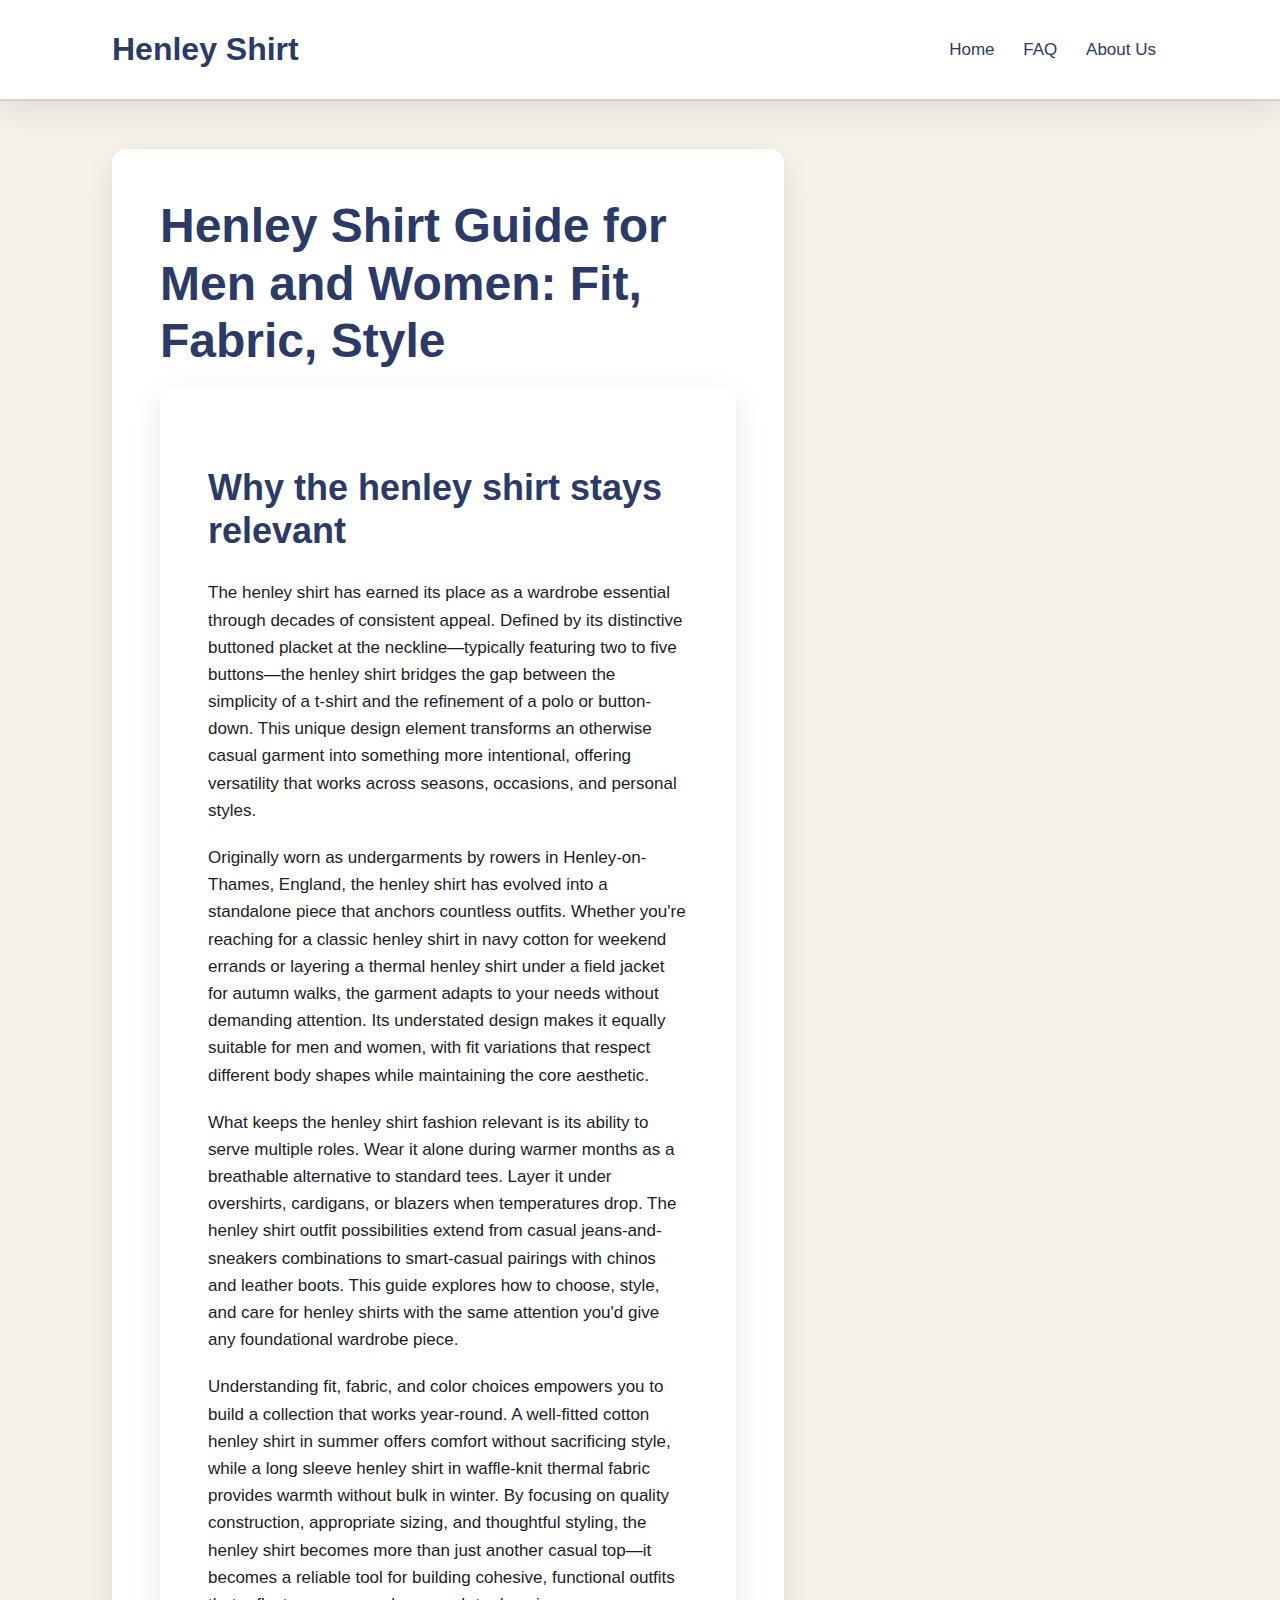
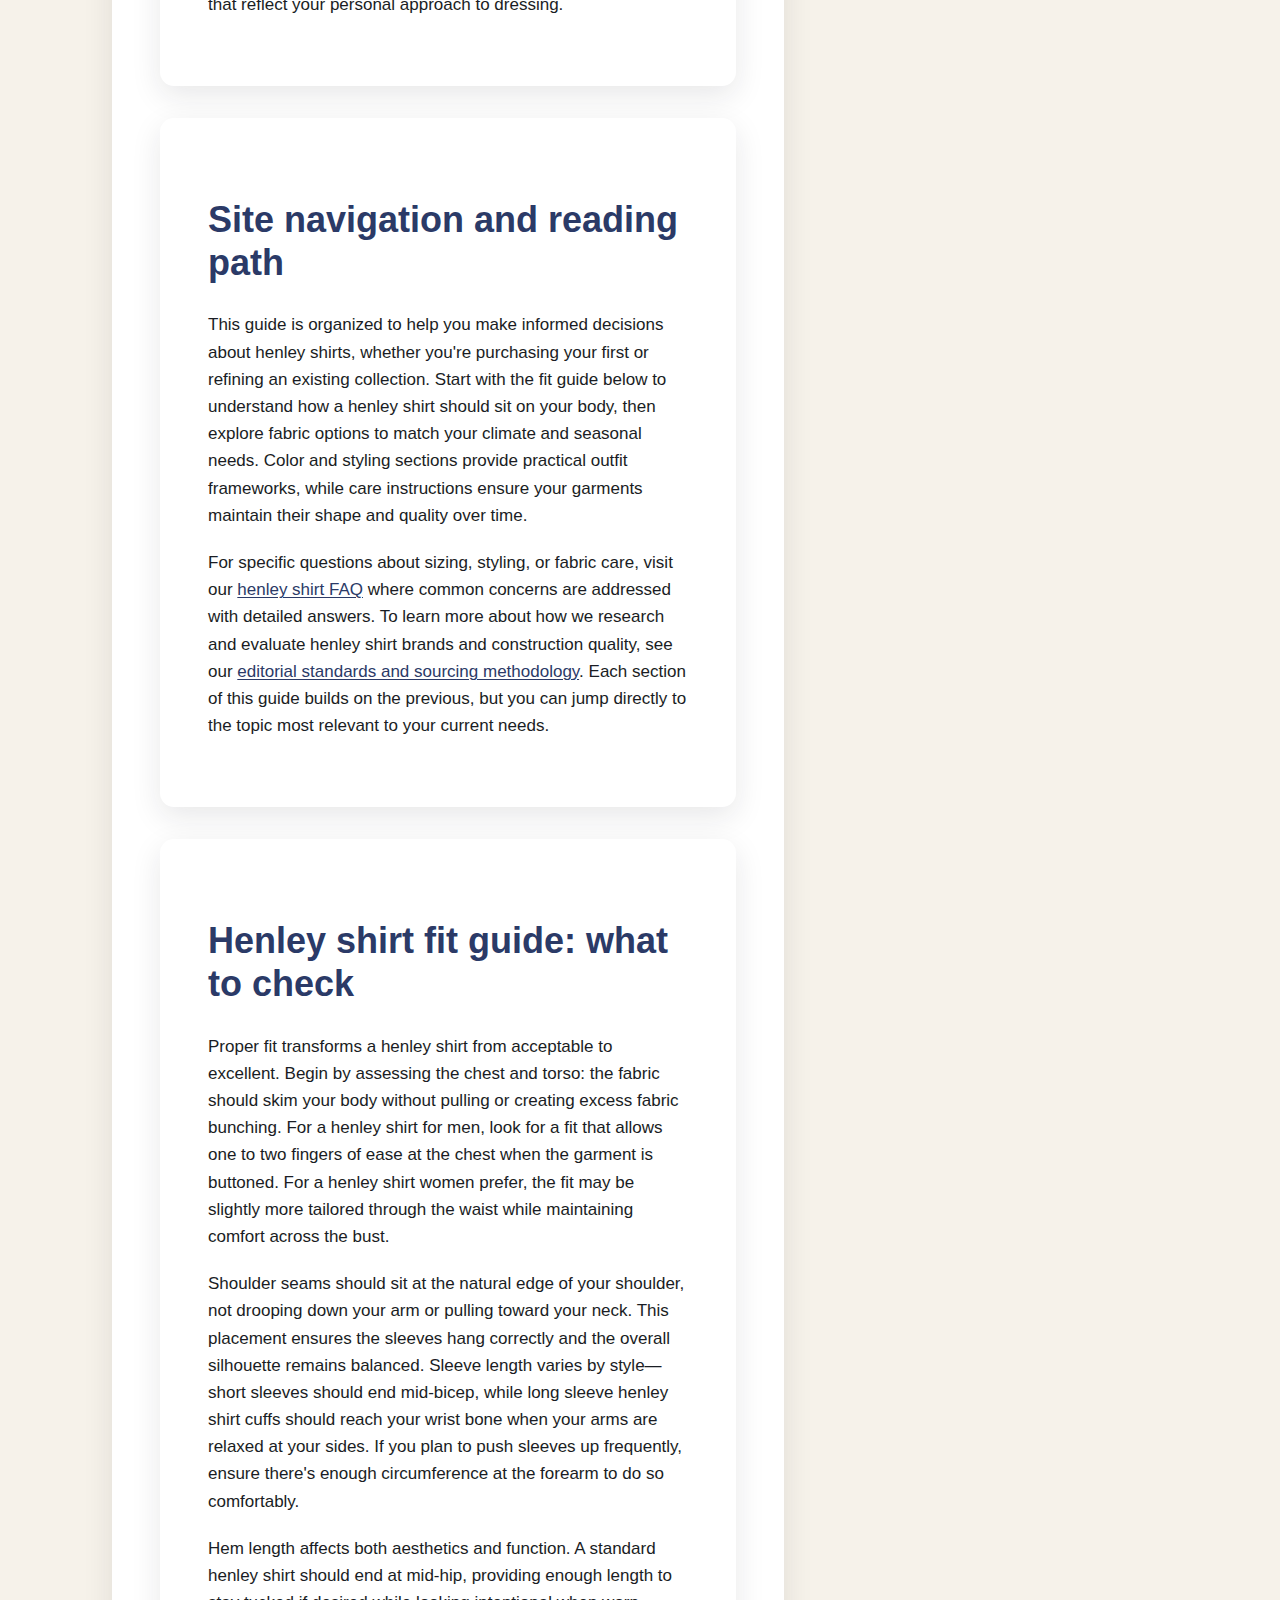
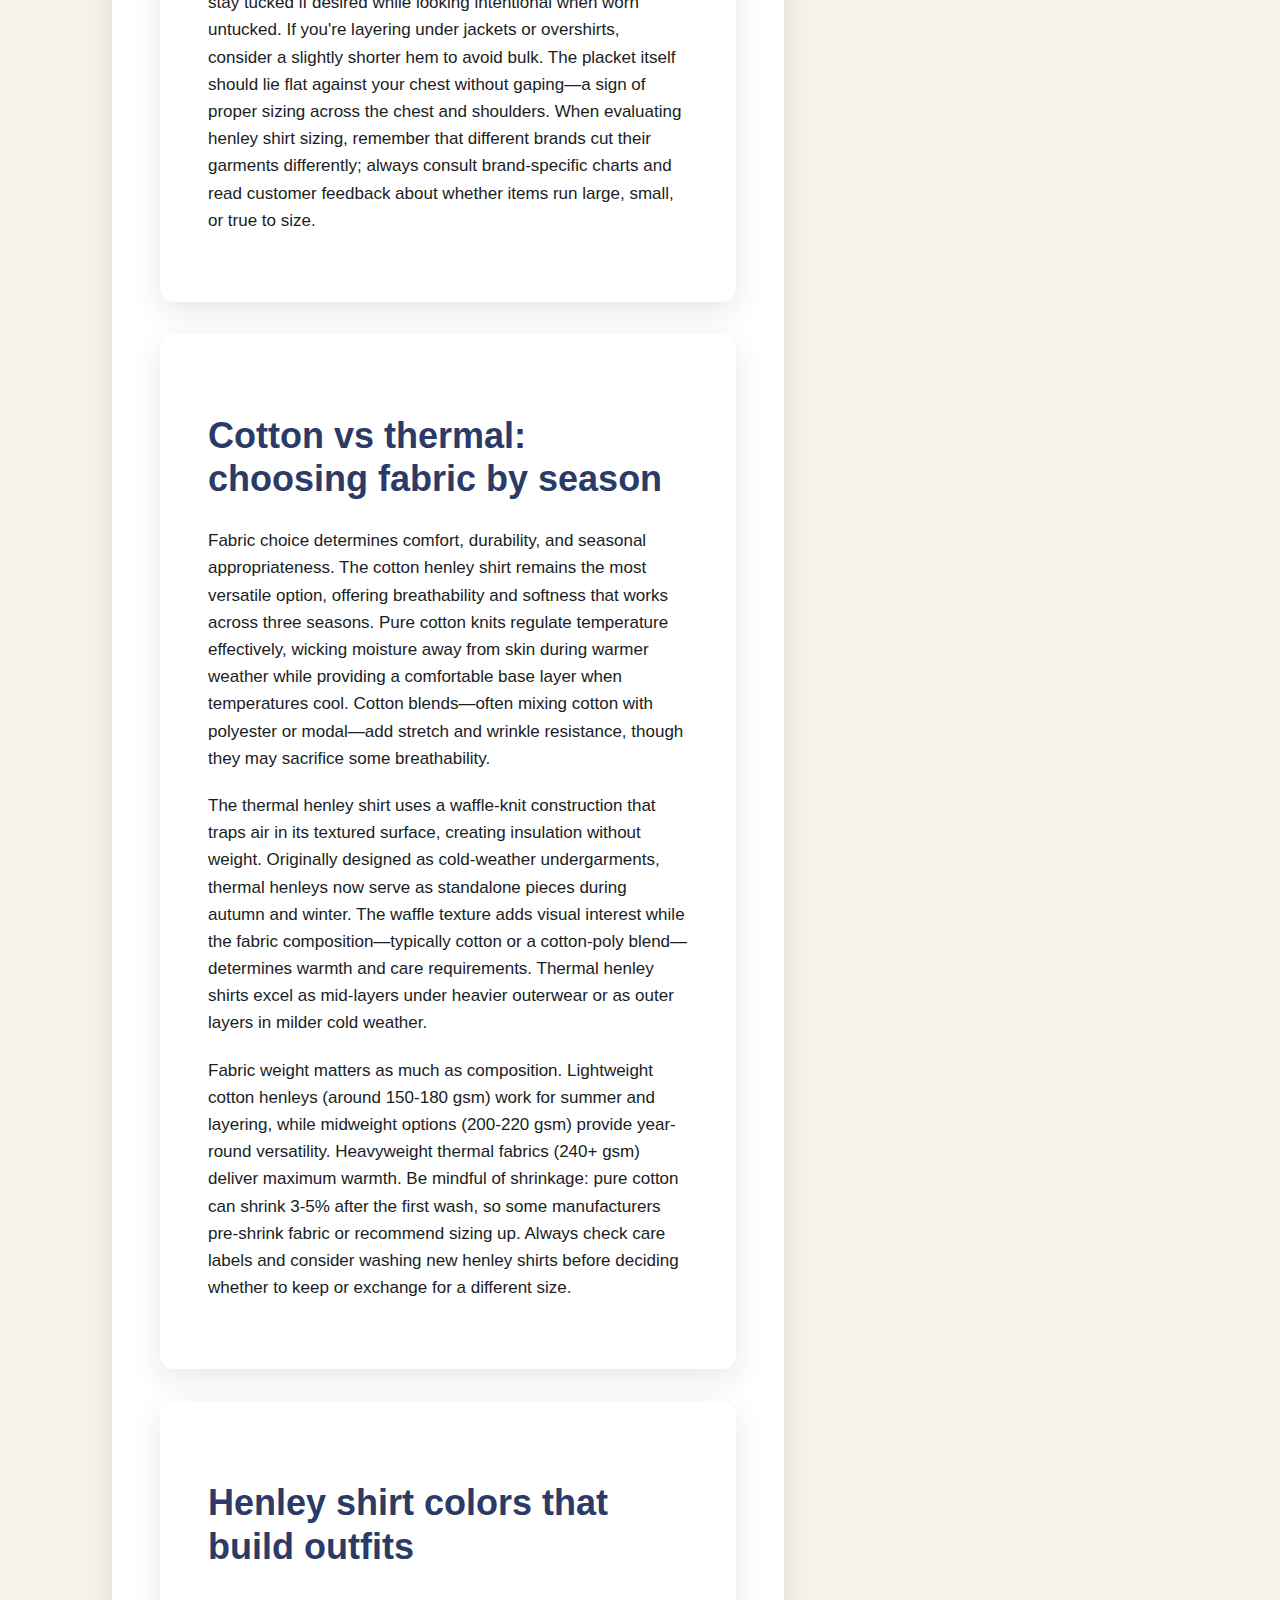
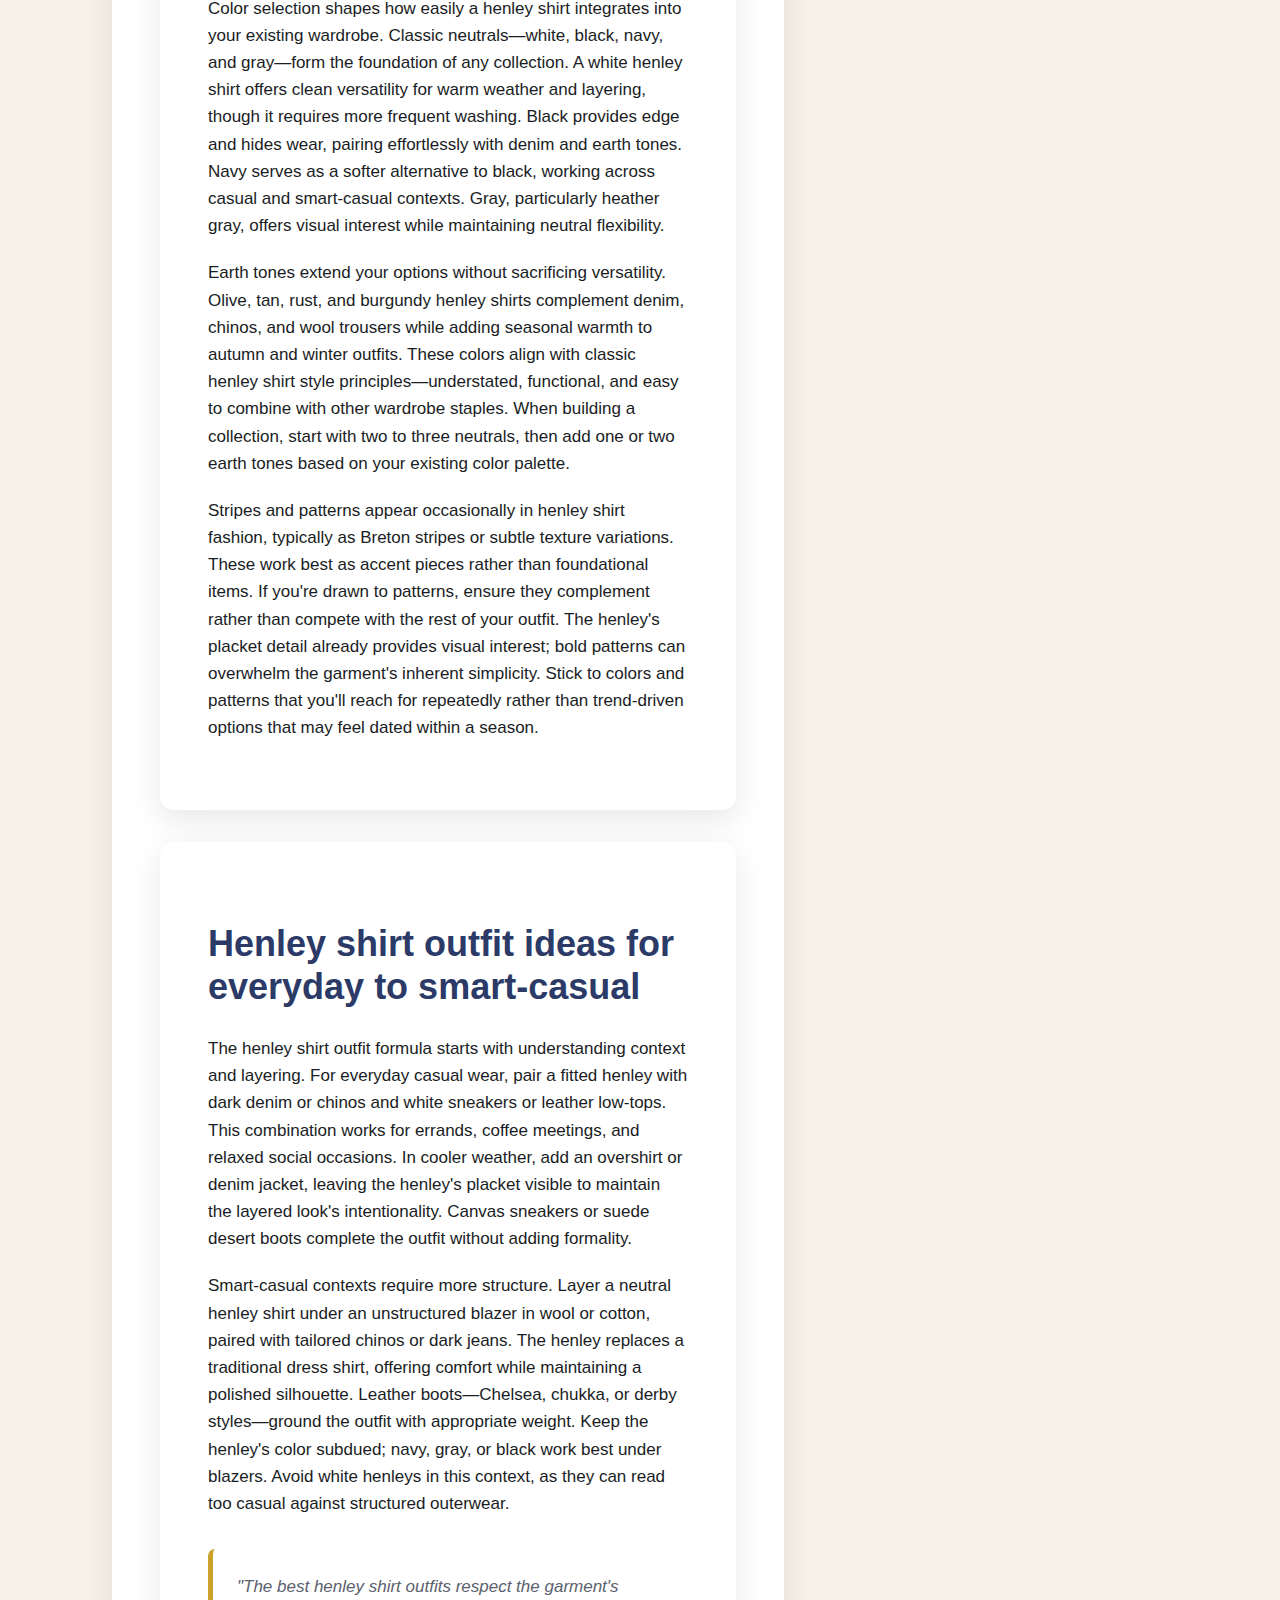
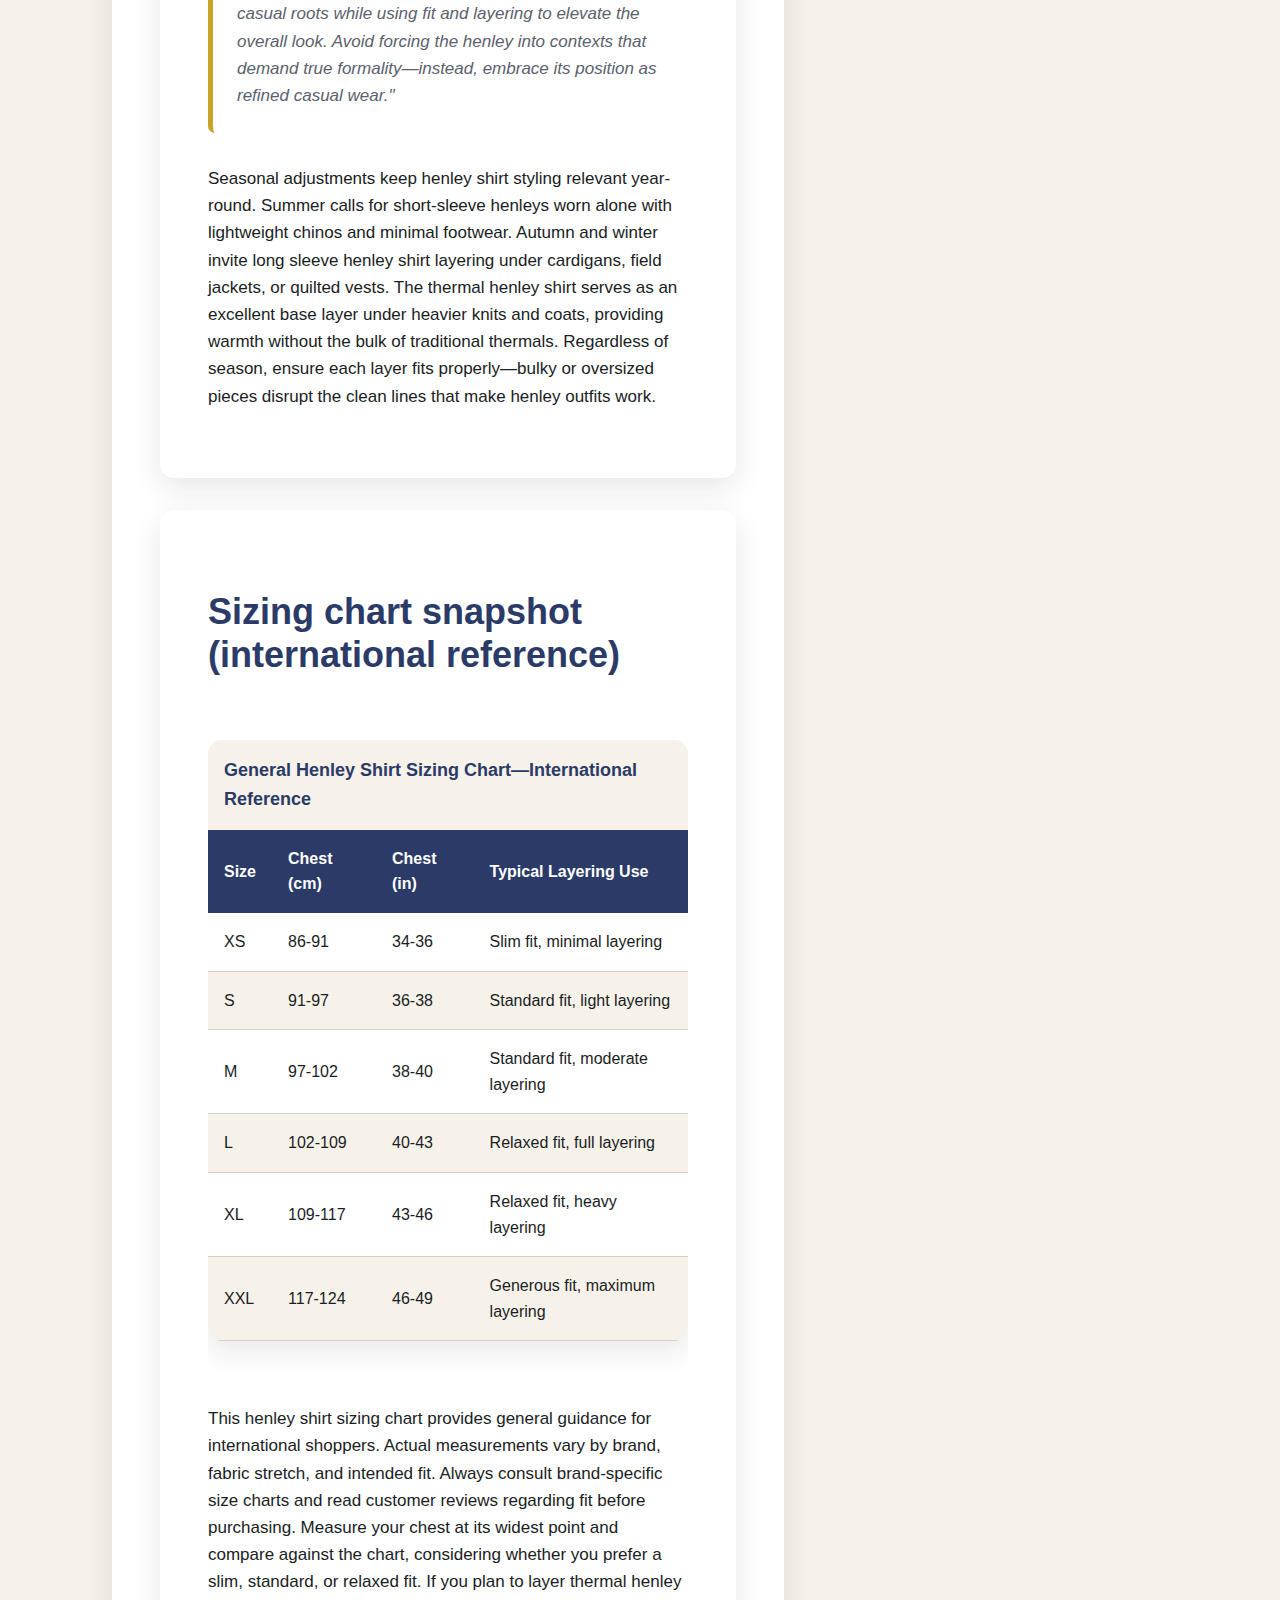
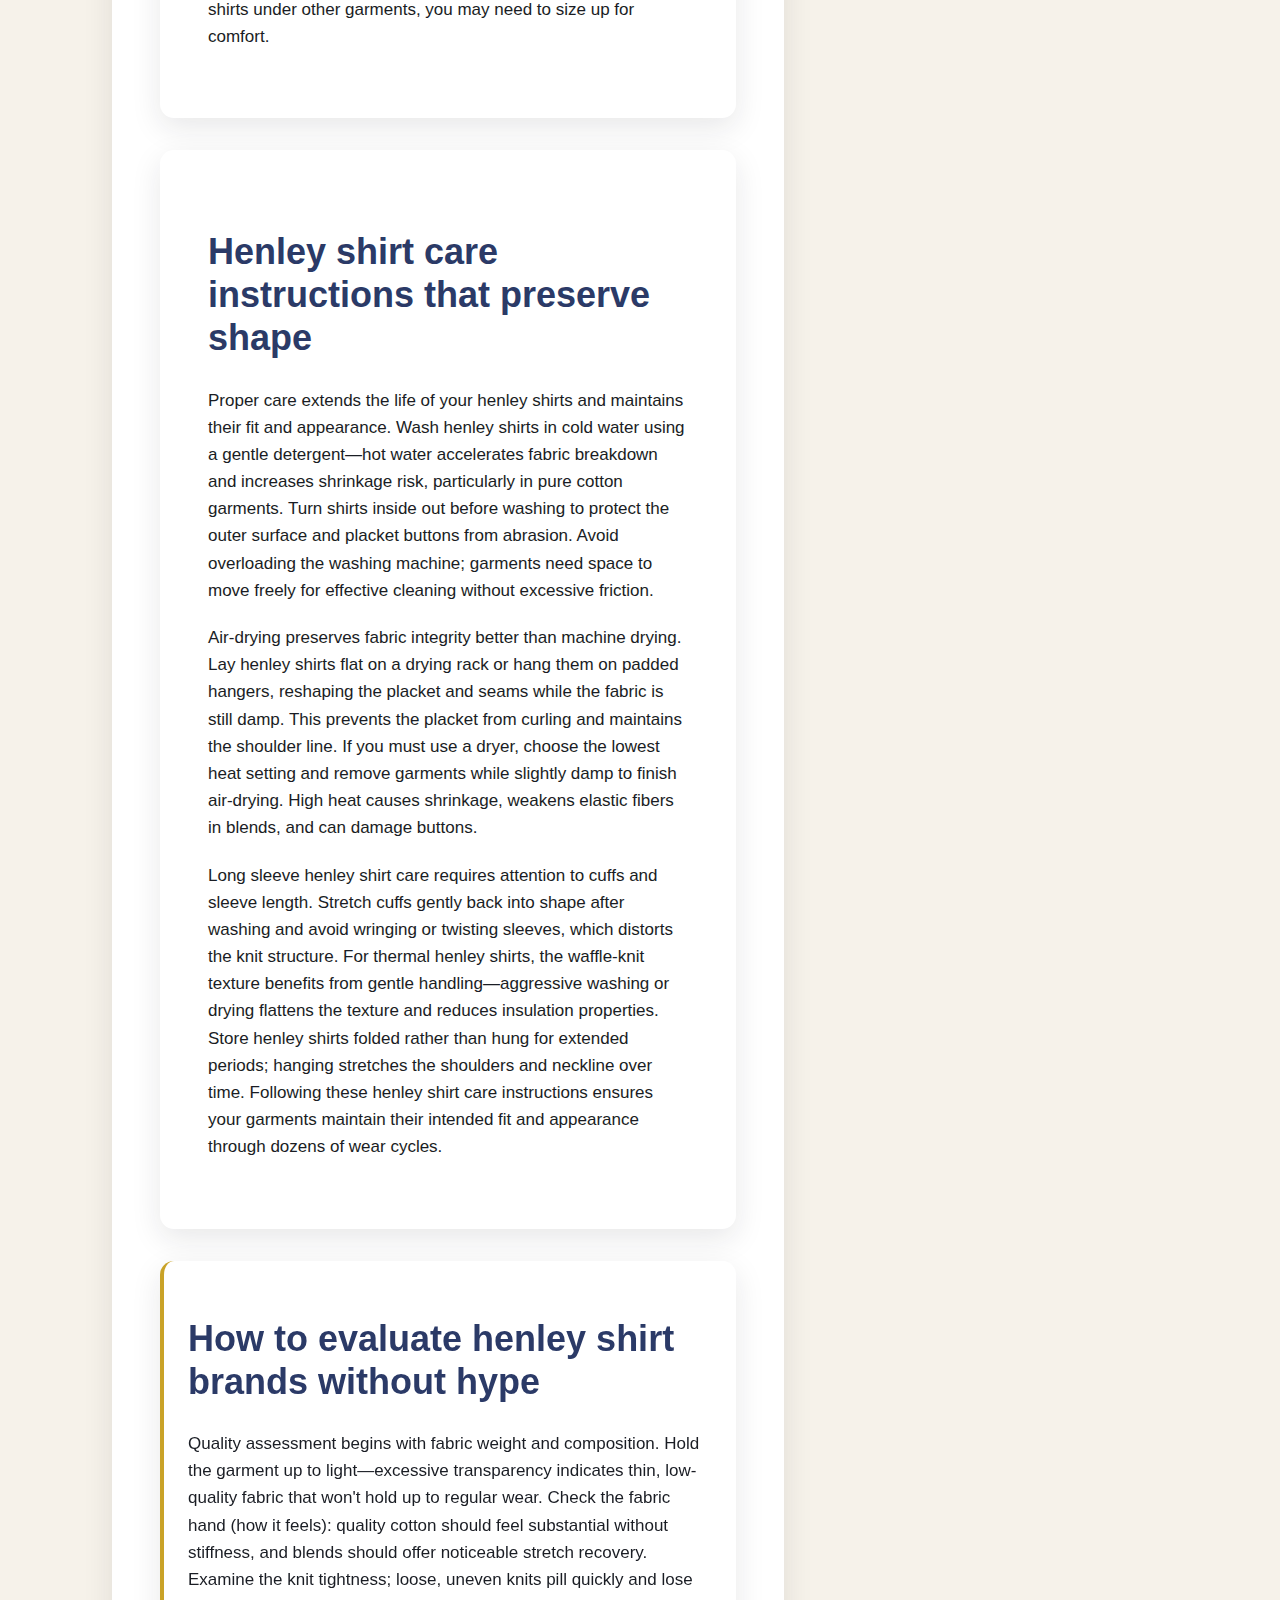
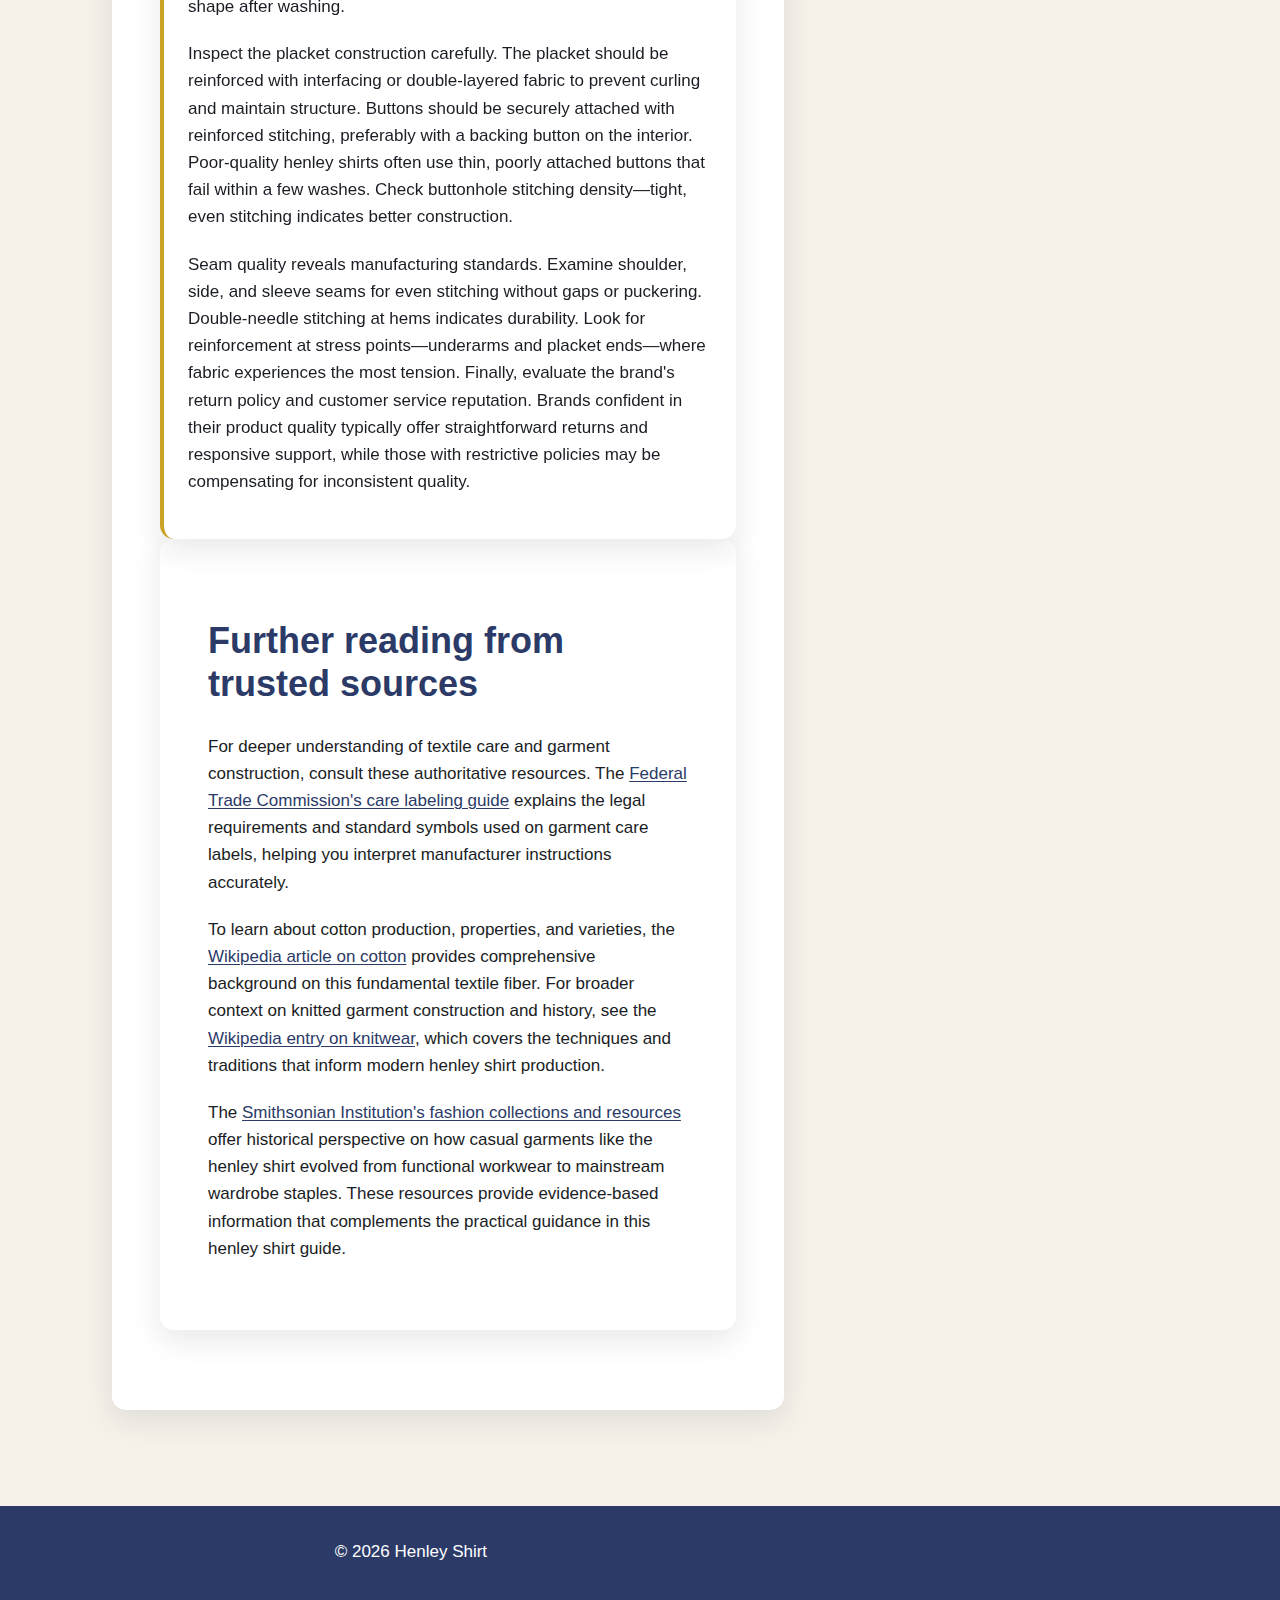
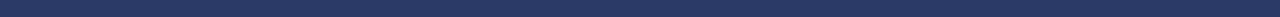
<file: index.html>
<!DOCTYPE html>
<html lang="en-US">
<head><script>if(location.hostname==="henleyshirt.pages.dev"){location.replace("https://henleyshirt.org"+location.pathname+location.search)}</script>
<meta charset="UTF-8">
<meta name="viewport" content="width=device-width, initial-scale=1.0">
<title>Henley Shirt Guide: Fit, Fabrics, Colors, Styling</title>
<meta name="description" content="International guide to henley shirts: fit and sizing, cotton vs thermal fabrics, color choices, outfit ideas, care tips, and brand signals.">
<link rel="canonical" href="https://henleyshirt.org/">
<link rel="stylesheet" href="style.css">
<meta property="og:title" content="Henley Shirt Guide: Fit, Fabrics, Colors, Styling">
<meta property="og:description" content="International guide to henley shirts: fit and sizing, cotton vs thermal fabrics, color choices, outfit ideas, care tips, and brand signals.">
<meta property="og:url" content="https://henleyshirt.org/">
<meta property="og:type" content="website">
<meta property="og:locale" content="en_US">
<meta name="twitter:card" content="summary">
<meta name="twitter:title" content="Henley Shirt Guide: Fit, Fabrics, Colors, Styling">
<meta name="twitter:description" content="International guide to henley shirts: fit and sizing, cotton vs thermal fabrics, color choices, outfit ideas, care tips, and brand signals.">
<script type="application/ld+json">
{
  "@context": "https://schema.org",
  "@type": "Organization",
  "name": "Henley Shirt",
  "url": "https://henleyshirt.org/",
  "description": "International guide to henley shirts: fit and sizing, cotton vs thermal fabrics, color choices, outfit ideas, care tips, and brand signals."
}
</script>
</head>
<body>
<header>
<div class="header-inner">
<div class="site-name">Henley Shirt</div>
<nav>
<a href="/">Home</a>
<a href="/faq">FAQ</a>
<a href="/about-us">About Us</a>
</nav>
</div>
</header>

<main>
<article>
<h1>Henley Shirt Guide for Men and Women: Fit, Fabric, Style</h1>

<section id="intro">
<h2>Why the henley shirt stays relevant</h2>
<p>The henley shirt has earned its place as a wardrobe essential through decades of consistent appeal. Defined by its distinctive buttoned placket at the neckline—typically featuring two to five buttons—the henley shirt bridges the gap between the simplicity of a t-shirt and the refinement of a polo or button-down. This unique design element transforms an otherwise casual garment into something more intentional, offering versatility that works across seasons, occasions, and personal styles.</p>
<p>Originally worn as undergarments by rowers in Henley-on-Thames, England, the henley shirt has evolved into a standalone piece that anchors countless outfits. Whether you're reaching for a classic henley shirt in navy cotton for weekend errands or layering a thermal henley shirt under a field jacket for autumn walks, the garment adapts to your needs without demanding attention. Its understated design makes it equally suitable for men and women, with fit variations that respect different body shapes while maintaining the core aesthetic.</p>
<p>What keeps the henley shirt fashion relevant is its ability to serve multiple roles. Wear it alone during warmer months as a breathable alternative to standard tees. Layer it under overshirts, cardigans, or blazers when temperatures drop. The henley shirt outfit possibilities extend from casual jeans-and-sneakers combinations to smart-casual pairings with chinos and leather boots. This guide explores how to choose, style, and care for henley shirts with the same attention you'd give any foundational wardrobe piece.</p>
<p>Understanding fit, fabric, and color choices empowers you to build a collection that works year-round. A well-fitted cotton henley shirt in summer offers comfort without sacrificing style, while a long sleeve henley shirt in waffle-knit thermal fabric provides warmth without bulk in winter. By focusing on quality construction, appropriate sizing, and thoughtful styling, the henley shirt becomes more than just another casual top—it becomes a reliable tool for building cohesive, functional outfits that reflect your personal approach to dressing.</p>
</section>

<section id="quick-nav">
<h2>Site navigation and reading path</h2>
<p>This guide is organized to help you make informed decisions about henley shirts, whether you're purchasing your first or refining an existing collection. Start with the fit guide below to understand how a henley shirt should sit on your body, then explore fabric options to match your climate and seasonal needs. Color and styling sections provide practical outfit frameworks, while care instructions ensure your garments maintain their shape and quality over time.</p>
<p>For specific questions about sizing, styling, or fabric care, visit our <a href="/faq">henley shirt FAQ</a> where common concerns are addressed with detailed answers. To learn more about how we research and evaluate henley shirt brands and construction quality, see our <a href="/about-us">editorial standards and sourcing methodology</a>. Each section of this guide builds on the previous, but you can jump directly to the topic most relevant to your current needs.</p>
</section>

<section id="fit-guide">
<h2>Henley shirt fit guide: what to check</h2>
<p>Proper fit transforms a henley shirt from acceptable to excellent. Begin by assessing the chest and torso: the fabric should skim your body without pulling or creating excess fabric bunching. For a henley shirt for men, look for a fit that allows one to two fingers of ease at the chest when the garment is buttoned. For a henley shirt women prefer, the fit may be slightly more tailored through the waist while maintaining comfort across the bust.</p>
<p>Shoulder seams should sit at the natural edge of your shoulder, not drooping down your arm or pulling toward your neck. This placement ensures the sleeves hang correctly and the overall silhouette remains balanced. Sleeve length varies by style—short sleeves should end mid-bicep, while long sleeve henley shirt cuffs should reach your wrist bone when your arms are relaxed at your sides. If you plan to push sleeves up frequently, ensure there's enough circumference at the forearm to do so comfortably.</p>
<p>Hem length affects both aesthetics and function. A standard henley shirt should end at mid-hip, providing enough length to stay tucked if desired while looking intentional when worn untucked. If you're layering under jackets or overshirts, consider a slightly shorter hem to avoid bulk. The placket itself should lie flat against your chest without gaping—a sign of proper sizing across the chest and shoulders. When evaluating henley shirt sizing, remember that different brands cut their garments differently; always consult brand-specific charts and read customer feedback about whether items run large, small, or true to size.</p>
</section>

<section id="fabrics">
<h2>Cotton vs thermal: choosing fabric by season</h2>
<p>Fabric choice determines comfort, durability, and seasonal appropriateness. The cotton henley shirt remains the most versatile option, offering breathability and softness that works across three seasons. Pure cotton knits regulate temperature effectively, wicking moisture away from skin during warmer weather while providing a comfortable base layer when temperatures cool. Cotton blends—often mixing cotton with polyester or modal—add stretch and wrinkle resistance, though they may sacrifice some breathability.</p>
<p>The thermal henley shirt uses a waffle-knit construction that traps air in its textured surface, creating insulation without weight. Originally designed as cold-weather undergarments, thermal henleys now serve as standalone pieces during autumn and winter. The waffle texture adds visual interest while the fabric composition—typically cotton or a cotton-poly blend—determines warmth and care requirements. Thermal henley shirts excel as mid-layers under heavier outerwear or as outer layers in milder cold weather.</p>
<p>Fabric weight matters as much as composition. Lightweight cotton henleys (around 150-180 gsm) work for summer and layering, while midweight options (200-220 gsm) provide year-round versatility. Heavyweight thermal fabrics (240+ gsm) deliver maximum warmth. Be mindful of shrinkage: pure cotton can shrink 3-5% after the first wash, so some manufacturers pre-shrink fabric or recommend sizing up. Always check care labels and consider washing new henley shirts before deciding whether to keep or exchange for a different size.</p>
</section>

<section id="colors">
<h2>Henley shirt colors that build outfits</h2>
<p>Color selection shapes how easily a henley shirt integrates into your existing wardrobe. Classic neutrals—white, black, navy, and gray—form the foundation of any collection. A white henley shirt offers clean versatility for warm weather and layering, though it requires more frequent washing. Black provides edge and hides wear, pairing effortlessly with denim and earth tones. Navy serves as a softer alternative to black, working across casual and smart-casual contexts. Gray, particularly heather gray, offers visual interest while maintaining neutral flexibility.</p>
<p>Earth tones extend your options without sacrificing versatility. Olive, tan, rust, and burgundy henley shirts complement denim, chinos, and wool trousers while adding seasonal warmth to autumn and winter outfits. These colors align with classic henley shirt style principles—understated, functional, and easy to combine with other wardrobe staples. When building a collection, start with two to three neutrals, then add one or two earth tones based on your existing color palette.</p>
<p>Stripes and patterns appear occasionally in henley shirt fashion, typically as Breton stripes or subtle texture variations. These work best as accent pieces rather than foundational items. If you're drawn to patterns, ensure they complement rather than compete with the rest of your outfit. The henley's placket detail already provides visual interest; bold patterns can overwhelm the garment's inherent simplicity. Stick to colors and patterns that you'll reach for repeatedly rather than trend-driven options that may feel dated within a season.</p>
</section>

<section id="outfit-ideas">
<h2>Henley shirt outfit ideas for everyday to smart-casual</h2>
<p>The henley shirt outfit formula starts with understanding context and layering. For everyday casual wear, pair a fitted henley with dark denim or chinos and white sneakers or leather low-tops. This combination works for errands, coffee meetings, and relaxed social occasions. In cooler weather, add an overshirt or denim jacket, leaving the henley's placket visible to maintain the layered look's intentionality. Canvas sneakers or suede desert boots complete the outfit without adding formality.</p>
<p>Smart-casual contexts require more structure. Layer a neutral henley shirt under an unstructured blazer in wool or cotton, paired with tailored chinos or dark jeans. The henley replaces a traditional dress shirt, offering comfort while maintaining a polished silhouette. Leather boots—Chelsea, chukka, or derby styles—ground the outfit with appropriate weight. Keep the henley's color subdued; navy, gray, or black work best under blazers. Avoid white henleys in this context, as they can read too casual against structured outerwear.</p>
<blockquote>
<p>"The best henley shirt outfits respect the garment's casual roots while using fit and layering to elevate the overall look. Avoid forcing the henley into contexts that demand true formality—instead, embrace its position as refined casual wear."</p>
</blockquote>
<p>Seasonal adjustments keep henley shirt styling relevant year-round. Summer calls for short-sleeve henleys worn alone with lightweight chinos and minimal footwear. Autumn and winter invite long sleeve henley shirt layering under cardigans, field jackets, or quilted vests. The thermal henley shirt serves as an excellent base layer under heavier knits and coats, providing warmth without the bulk of traditional thermals. Regardless of season, ensure each layer fits properly—bulky or oversized pieces disrupt the clean lines that make henley outfits work.</p>
</section>

<section id="table-sizing">
<h2>Sizing chart snapshot (international reference)</h2>
<div class="table-wrapper">
<table>
<caption>General Henley Shirt Sizing Chart—International Reference</caption>
<thead>
<tr>
<th>Size</th>
<th>Chest (cm)</th>
<th>Chest (in)</th>
<th>Typical Layering Use</th>
</tr>
</thead>
<tbody>
<tr>
<td>XS</td>
<td>86-91</td>
<td>34-36</td>
<td>Slim fit, minimal layering</td>
</tr>
<tr>
<td>S</td>
<td>91-97</td>
<td>36-38</td>
<td>Standard fit, light layering</td>
</tr>
<tr>
<td>M</td>
<td>97-102</td>
<td>38-40</td>
<td>Standard fit, moderate layering</td>
</tr>
<tr>
<td>L</td>
<td>102-109</td>
<td>40-43</td>
<td>Relaxed fit, full layering</td>
</tr>
<tr>
<td>XL</td>
<td>109-117</td>
<td>43-46</td>
<td>Relaxed fit, heavy layering</td>
</tr>
<tr>
<td>XXL</td>
<td>117-124</td>
<td>46-49</td>
<td>Generous fit, maximum layering</td>
</tr>
</tbody>
</table>
</div>
<p>This henley shirt sizing chart provides general guidance for international shoppers. Actual measurements vary by brand, fabric stretch, and intended fit. Always consult brand-specific size charts and read customer reviews regarding fit before purchasing. Measure your chest at its widest point and compare against the chart, considering whether you prefer a slim, standard, or relaxed fit. If you plan to layer thermal henley shirts under other garments, you may need to size up for comfort.</p>
</section>

<section id="care">
<h2>Henley shirt care instructions that preserve shape</h2>
<p>Proper care extends the life of your henley shirts and maintains their fit and appearance. Wash henley shirts in cold water using a gentle detergent—hot water accelerates fabric breakdown and increases shrinkage risk, particularly in pure cotton garments. Turn shirts inside out before washing to protect the outer surface and placket buttons from abrasion. Avoid overloading the washing machine; garments need space to move freely for effective cleaning without excessive friction.</p>
<p>Air-drying preserves fabric integrity better than machine drying. Lay henley shirts flat on a drying rack or hang them on padded hangers, reshaping the placket and seams while the fabric is still damp. This prevents the placket from curling and maintains the shoulder line. If you must use a dryer, choose the lowest heat setting and remove garments while slightly damp to finish air-drying. High heat causes shrinkage, weakens elastic fibers in blends, and can damage buttons.</p>
<p>Long sleeve henley shirt care requires attention to cuffs and sleeve length. Stretch cuffs gently back into shape after washing and avoid wringing or twisting sleeves, which distorts the knit structure. For thermal henley shirts, the waffle-knit texture benefits from gentle handling—aggressive washing or drying flattens the texture and reduces insulation properties. Store henley shirts folded rather than hung for extended periods; hanging stretches the shoulders and neckline over time. Following these henley shirt care instructions ensures your garments maintain their intended fit and appearance through dozens of wear cycles.</p>
</section>

<aside id="brands-signals">
<h2>How to evaluate henley shirt brands without hype</h2>
<p>Quality assessment begins with fabric weight and composition. Hold the garment up to light—excessive transparency indicates thin, low-quality fabric that won't hold up to regular wear. Check the fabric hand (how it feels): quality cotton should feel substantial without stiffness, and blends should offer noticeable stretch recovery. Examine the knit tightness; loose, uneven knits pill quickly and lose shape after washing.</p>
<p>Inspect the placket construction carefully. The placket should be reinforced with interfacing or double-layered fabric to prevent curling and maintain structure. Buttons should be securely attached with reinforced stitching, preferably with a backing button on the interior. Poor-quality henley shirts often use thin, poorly attached buttons that fail within a few washes. Check buttonhole stitching density—tight, even stitching indicates better construction.</p>
<p>Seam quality reveals manufacturing standards. Examine shoulder, side, and sleeve seams for even stitching without gaps or puckering. Double-needle stitching at hems indicates durability. Look for reinforcement at stress points—underarms and placket ends—where fabric experiences the most tension. Finally, evaluate the brand's return policy and customer service reputation. Brands confident in their product quality typically offer straightforward returns and responsive support, while those with restrictive policies may be compensating for inconsistent quality.</p>
</aside>

<section id="authority-links">
<h2>Further reading from trusted sources</h2>
<p>For deeper understanding of textile care and garment construction, consult these authoritative resources. The <a href="https://www.ftc.gov/business-guidance/resources/care-labeling-textile-wearing-apparel" rel="external">Federal Trade Commission's care labeling guide</a> explains the legal requirements and standard symbols used on garment care labels, helping you interpret manufacturer instructions accurately.</p>
<p>To learn about cotton production, properties, and varieties, the <a href="https://en.wikipedia.org/wiki/Cotton" rel="external">Wikipedia article on cotton</a> provides comprehensive background on this fundamental textile fiber. For broader context on knitted garment construction and history, see the <a href="https://en.wikipedia.org/wiki/Knitwear" rel="external">Wikipedia entry on knitwear</a>, which covers the techniques and traditions that inform modern henley shirt production.</p>
<p>The <a href="https://www.si.edu/spotlight/fashion" rel="external">Smithsonian Institution's fashion collections and resources</a> offer historical perspective on how casual garments like the henley shirt evolved from functional workwear to mainstream wardrobe staples. These resources provide evidence-based information that complements the practical guidance in this henley shirt guide.</p>
</section>
</article>
</main>

<footer>
<div class="footer-inner">
<p>&copy; 2026 Henley Shirt</p>
</div>
</footer>
</body>
</html>
</file>
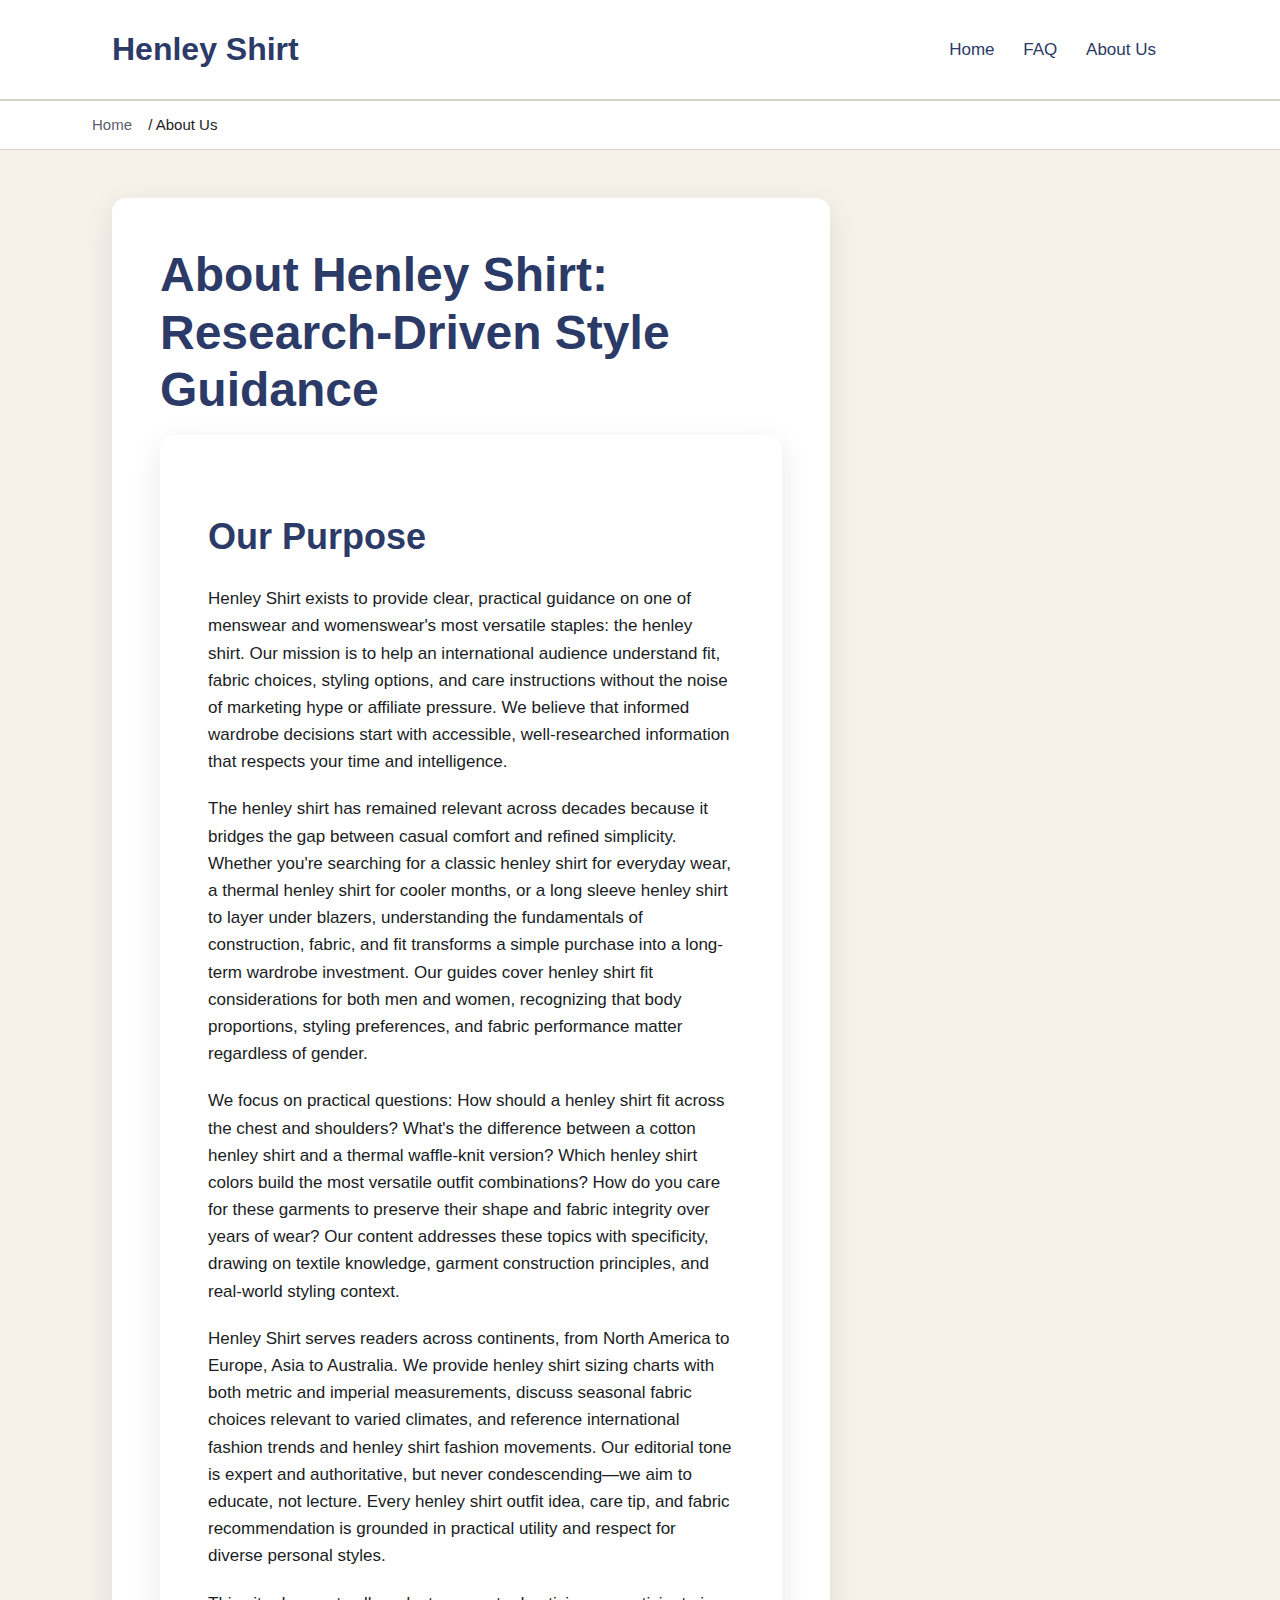
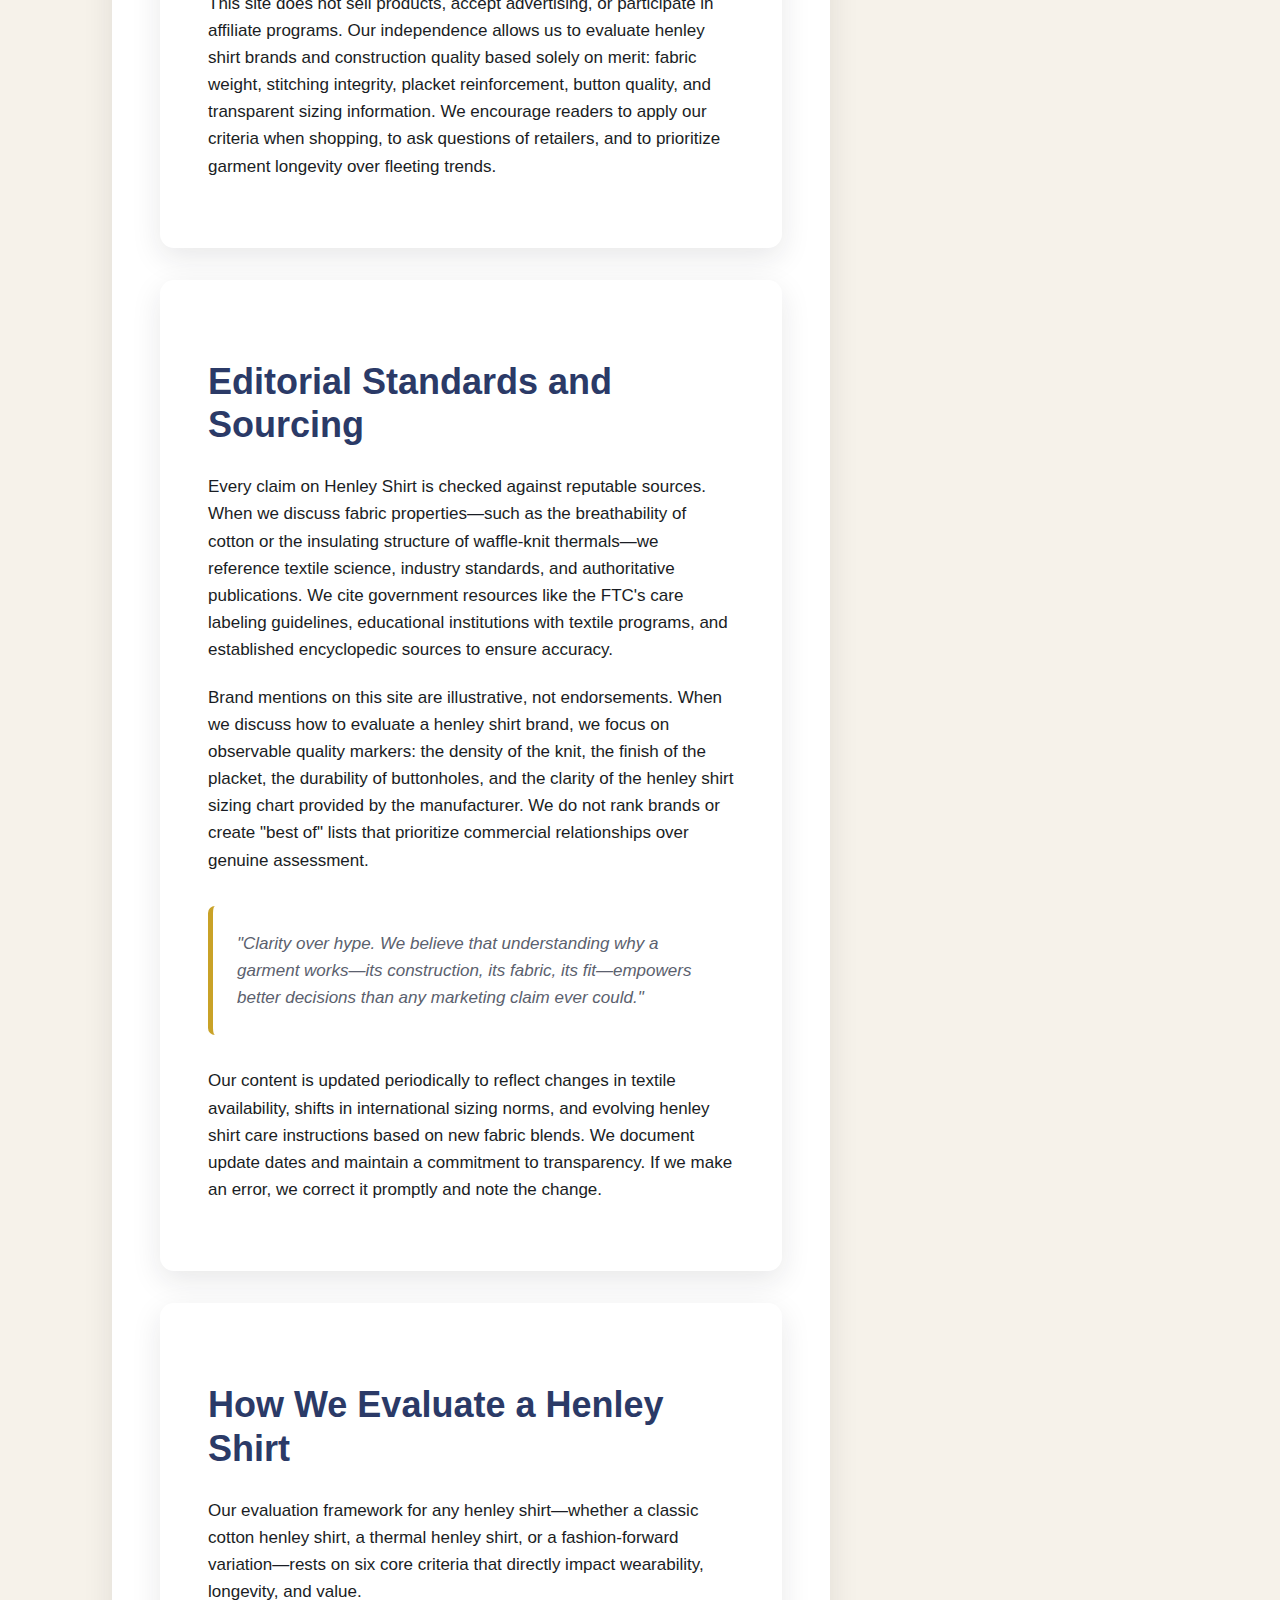
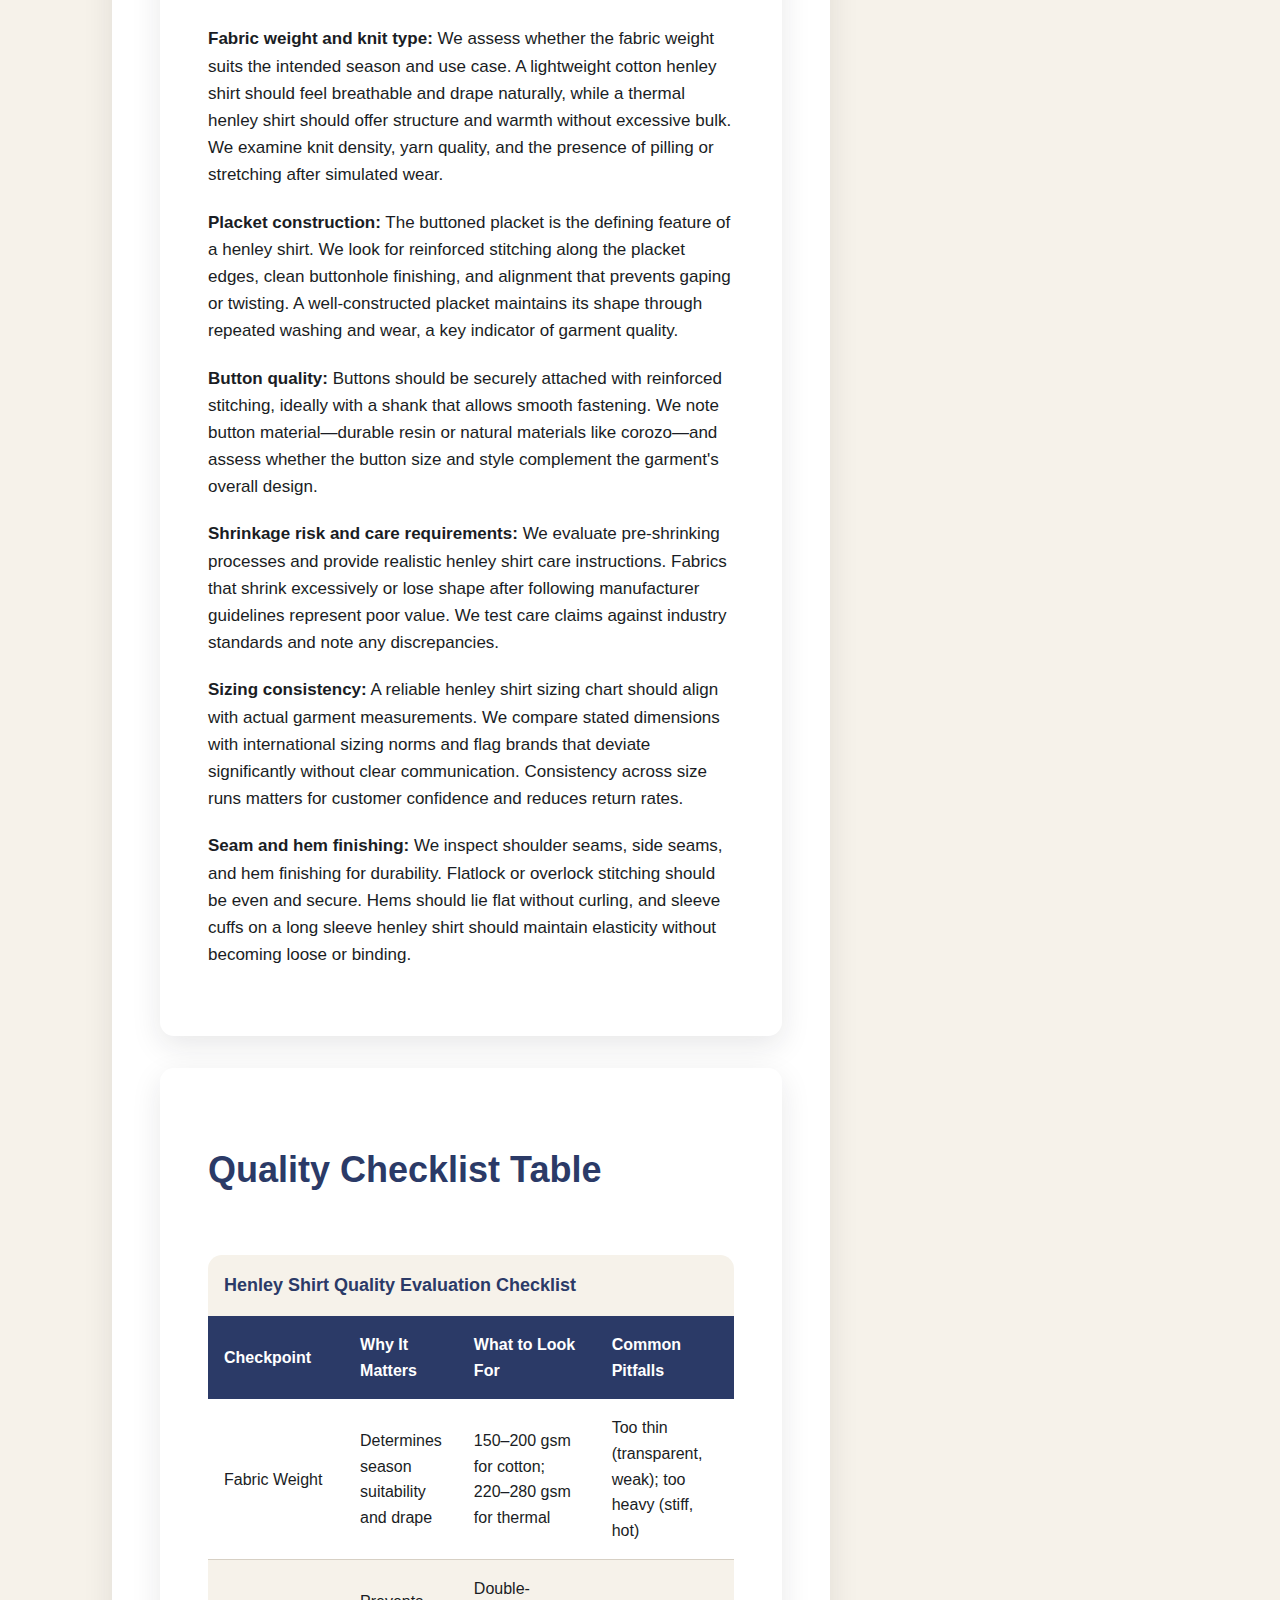
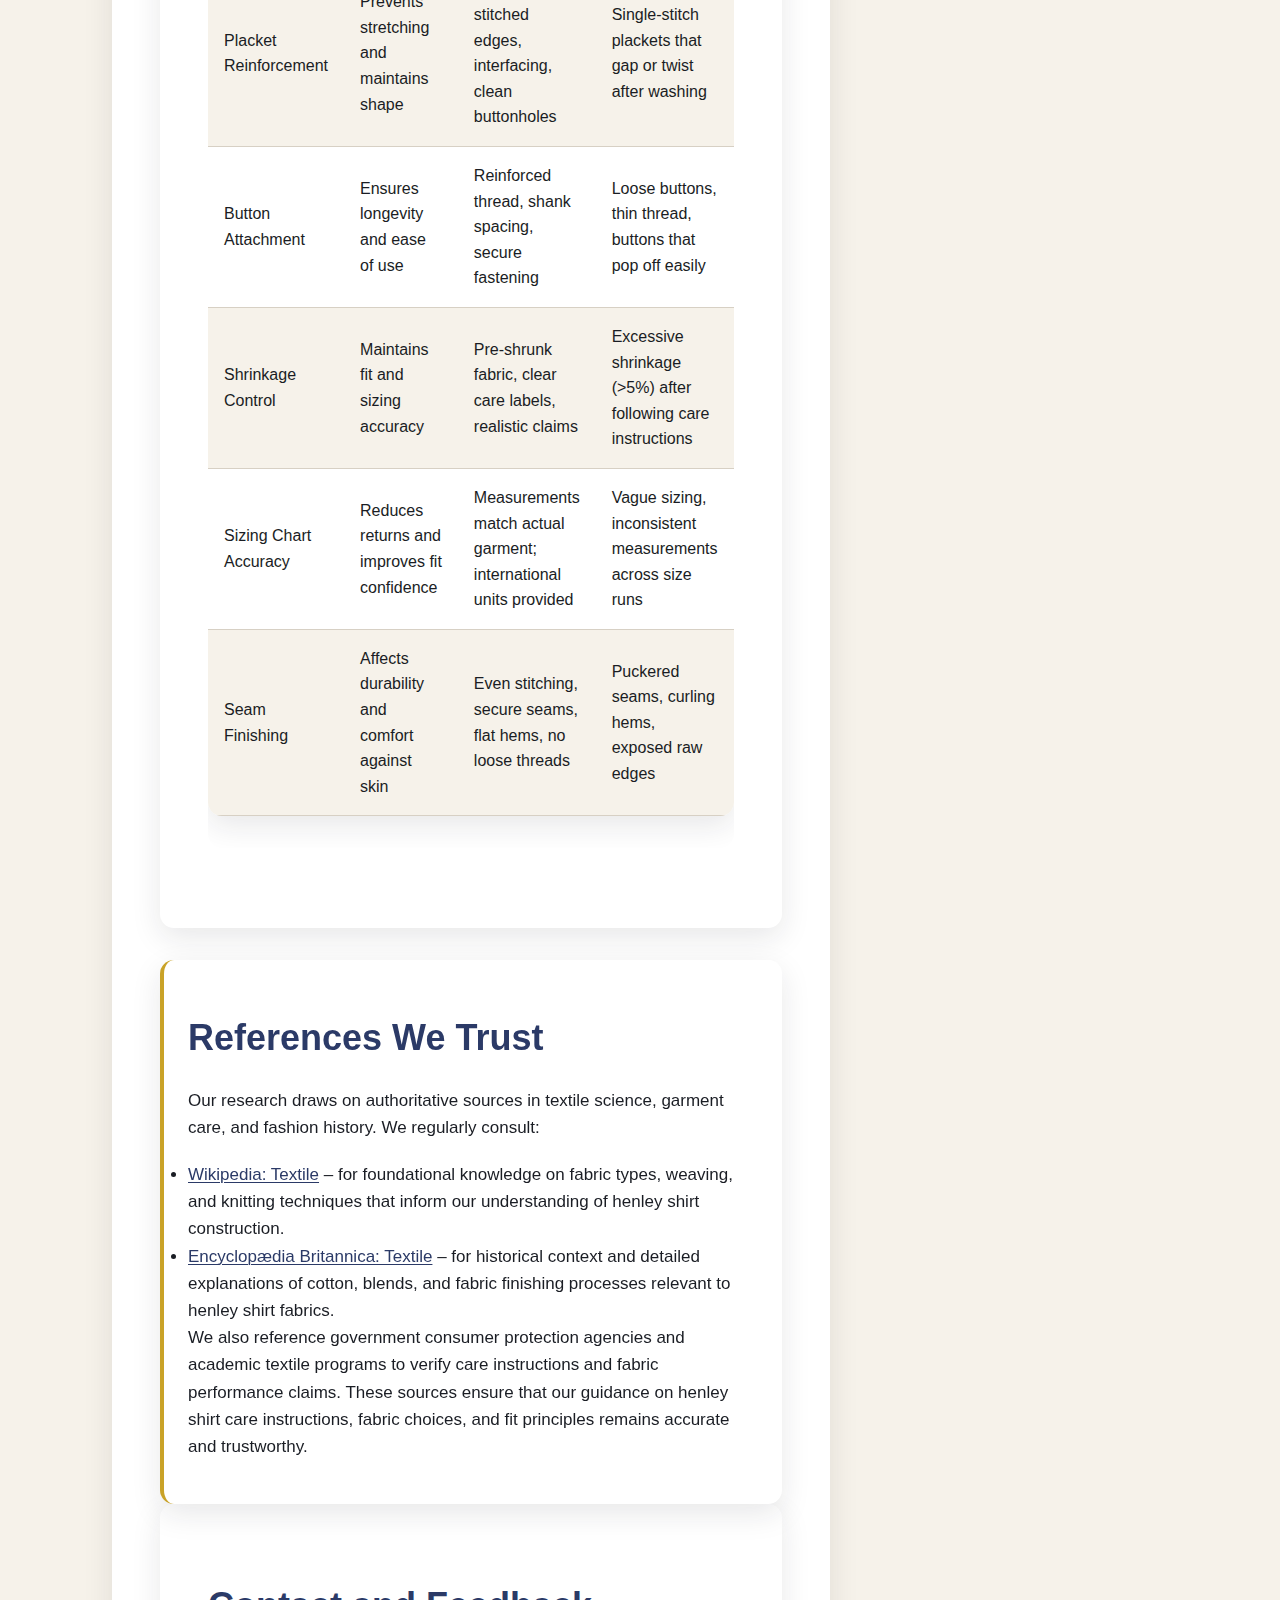
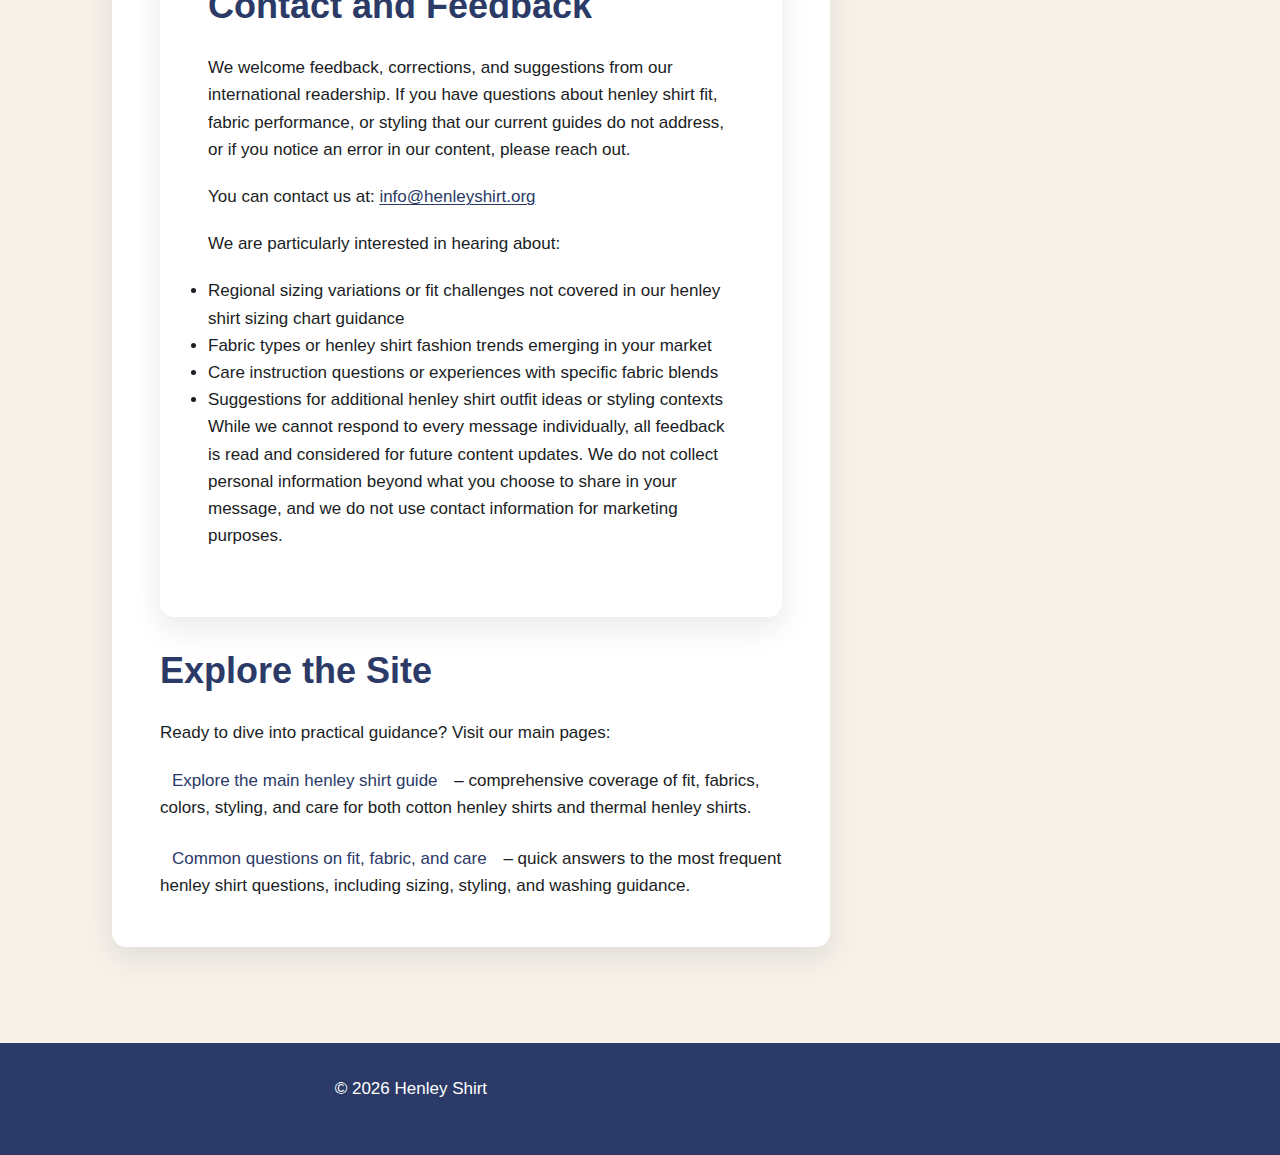
<file: about-us.html>
<!DOCTYPE html>
<html lang="en-US">
<head><script>if(location.hostname==="henleyshirt.pages.dev"){location.replace("https://henleyshirt.org"+location.pathname+location.search)}</script>
<meta charset="UTF-8">
<meta name="viewport" content="width=device-width, initial-scale=1.0">
<title>About Henley Shirt: Editorial Standards and Purpose</title>
<meta name="description" content="Learn how Henley Shirt researches fit, fabrics, and care guidance for an international audience, with clear sourcing and practical wardrobe advice.">
<link rel="canonical" href="https://henleyshirt.org/about-us">
<link rel="stylesheet" href="style.css">
</head>
<body>

<header>
<div class="header-inner">
<div class="site-name">Henley Shirt</div>
<nav>
<a href="/">Home</a>
<a href="/faq">FAQ</a>
<a href="/about-us" aria-current="page">About Us</a>
</nav>
</div>
</header>

<nav class="breadcrumbs">
<div class="breadcrumbs-inner">
<a href="/">Home</a> / <span>About Us</span>
</div>
</nav>

<main>
<article>
<h1>About Henley Shirt: Research-Driven Style Guidance</h1>

<section id="mission">
<h2>Our Purpose</h2>
<p>Henley Shirt exists to provide clear, practical guidance on one of menswear and womenswear's most versatile staples: the henley shirt. Our mission is to help an international audience understand fit, fabric choices, styling options, and care instructions without the noise of marketing hype or affiliate pressure. We believe that informed wardrobe decisions start with accessible, well-researched information that respects your time and intelligence.</p>

<p>The henley shirt has remained relevant across decades because it bridges the gap between casual comfort and refined simplicity. Whether you're searching for a classic henley shirt for everyday wear, a thermal henley shirt for cooler months, or a long sleeve henley shirt to layer under blazers, understanding the fundamentals of construction, fabric, and fit transforms a simple purchase into a long-term wardrobe investment. Our guides cover henley shirt fit considerations for both men and women, recognizing that body proportions, styling preferences, and fabric performance matter regardless of gender.</p>

<p>We focus on practical questions: How should a henley shirt fit across the chest and shoulders? What's the difference between a cotton henley shirt and a thermal waffle-knit version? Which henley shirt colors build the most versatile outfit combinations? How do you care for these garments to preserve their shape and fabric integrity over years of wear? Our content addresses these topics with specificity, drawing on textile knowledge, garment construction principles, and real-world styling context.</p>

<p>Henley Shirt serves readers across continents, from North America to Europe, Asia to Australia. We provide henley shirt sizing charts with both metric and imperial measurements, discuss seasonal fabric choices relevant to varied climates, and reference international fashion trends and henley shirt fashion movements. Our editorial tone is expert and authoritative, but never condescending—we aim to educate, not lecture. Every henley shirt outfit idea, care tip, and fabric recommendation is grounded in practical utility and respect for diverse personal styles.</p>

<p>This site does not sell products, accept advertising, or participate in affiliate programs. Our independence allows us to evaluate henley shirt brands and construction quality based solely on merit: fabric weight, stitching integrity, placket reinforcement, button quality, and transparent sizing information. We encourage readers to apply our criteria when shopping, to ask questions of retailers, and to prioritize garment longevity over fleeting trends.</p>
</section>

<section id="editorial-standards">
<h2>Editorial Standards and Sourcing</h2>
<p>Every claim on Henley Shirt is checked against reputable sources. When we discuss fabric properties—such as the breathability of cotton or the insulating structure of waffle-knit thermals—we reference textile science, industry standards, and authoritative publications. We cite government resources like the FTC's care labeling guidelines, educational institutions with textile programs, and established encyclopedic sources to ensure accuracy.</p>

<p>Brand mentions on this site are illustrative, not endorsements. When we discuss how to evaluate a henley shirt brand, we focus on observable quality markers: the density of the knit, the finish of the placket, the durability of buttonholes, and the clarity of the henley shirt sizing chart provided by the manufacturer. We do not rank brands or create "best of" lists that prioritize commercial relationships over genuine assessment.</p>

<blockquote>
<p>"Clarity over hype. We believe that understanding why a garment works—its construction, its fabric, its fit—empowers better decisions than any marketing claim ever could."</p>
</blockquote>

<p>Our content is updated periodically to reflect changes in textile availability, shifts in international sizing norms, and evolving henley shirt care instructions based on new fabric blends. We document update dates and maintain a commitment to transparency. If we make an error, we correct it promptly and note the change.</p>
</section>

<section id="method">
<h2>How We Evaluate a Henley Shirt</h2>
<p>Our evaluation framework for any henley shirt—whether a classic cotton henley shirt, a thermal henley shirt, or a fashion-forward variation—rests on six core criteria that directly impact wearability, longevity, and value.</p>

<p><strong>Fabric weight and knit type:</strong> We assess whether the fabric weight suits the intended season and use case. A lightweight cotton henley shirt should feel breathable and drape naturally, while a thermal henley shirt should offer structure and warmth without excessive bulk. We examine knit density, yarn quality, and the presence of pilling or stretching after simulated wear.</p>

<p><strong>Placket construction:</strong> The buttoned placket is the defining feature of a henley shirt. We look for reinforced stitching along the placket edges, clean buttonhole finishing, and alignment that prevents gaping or twisting. A well-constructed placket maintains its shape through repeated washing and wear, a key indicator of garment quality.</p>

<p><strong>Button quality:</strong> Buttons should be securely attached with reinforced stitching, ideally with a shank that allows smooth fastening. We note button material—durable resin or natural materials like corozo—and assess whether the button size and style complement the garment's overall design.</p>

<p><strong>Shrinkage risk and care requirements:</strong> We evaluate pre-shrinking processes and provide realistic henley shirt care instructions. Fabrics that shrink excessively or lose shape after following manufacturer guidelines represent poor value. We test care claims against industry standards and note any discrepancies.</p>

<p><strong>Sizing consistency:</strong> A reliable henley shirt sizing chart should align with actual garment measurements. We compare stated dimensions with international sizing norms and flag brands that deviate significantly without clear communication. Consistency across size runs matters for customer confidence and reduces return rates.</p>

<p><strong>Seam and hem finishing:</strong> We inspect shoulder seams, side seams, and hem finishing for durability. Flatlock or overlock stitching should be even and secure. Hems should lie flat without curling, and sleeve cuffs on a long sleeve henley shirt should maintain elasticity without becoming loose or binding.</p>
</section>

<section id="table-criteria">
<h2>Quality Checklist Table</h2>
<div class="table-wrapper">
<table>
<caption>Henley Shirt Quality Evaluation Checklist</caption>
<thead>
<tr>
<th>Checkpoint</th>
<th>Why It Matters</th>
<th>What to Look For</th>
<th>Common Pitfalls</th>
</tr>
</thead>
<tbody>
<tr>
<td>Fabric Weight</td>
<td>Determines season suitability and drape</td>
<td>150–200 gsm for cotton; 220–280 gsm for thermal</td>
<td>Too thin (transparent, weak); too heavy (stiff, hot)</td>
</tr>
<tr>
<td>Placket Reinforcement</td>
<td>Prevents stretching and maintains shape</td>
<td>Double-stitched edges, interfacing, clean buttonholes</td>
<td>Single-stitch plackets that gap or twist after washing</td>
</tr>
<tr>
<td>Button Attachment</td>
<td>Ensures longevity and ease of use</td>
<td>Reinforced thread, shank spacing, secure fastening</td>
<td>Loose buttons, thin thread, buttons that pop off easily</td>
</tr>
<tr>
<td>Shrinkage Control</td>
<td>Maintains fit and sizing accuracy</td>
<td>Pre-shrunk fabric, clear care labels, realistic claims</td>
<td>Excessive shrinkage (>5%) after following care instructions</td>
</tr>
<tr>
<td>Sizing Chart Accuracy</td>
<td>Reduces returns and improves fit confidence</td>
<td>Measurements match actual garment; international units provided</td>
<td>Vague sizing, inconsistent measurements across size runs</td>
</tr>
<tr>
<td>Seam Finishing</td>
<td>Affects durability and comfort against skin</td>
<td>Even stitching, secure seams, flat hems, no loose threads</td>
<td>Puckered seams, curling hems, exposed raw edges</td>
</tr>
</tbody>
</table>
</div>
</section>

<aside id="authority-links">
<h2>References We Trust</h2>
<p>Our research draws on authoritative sources in textile science, garment care, and fashion history. We regularly consult:</p>
<ul>
<li><a href="https://en.wikipedia.org/wiki/Textile" target="_blank" rel="noopener">Wikipedia: Textile</a> – for foundational knowledge on fabric types, weaving, and knitting techniques that inform our understanding of henley shirt construction.</li>
<li><a href="https://www.britannica.com/topic/textile" target="_blank" rel="noopener">Encyclopædia Britannica: Textile</a> – for historical context and detailed explanations of cotton, blends, and fabric finishing processes relevant to henley shirt fabrics.</li>
</ul>
<p>We also reference government consumer protection agencies and academic textile programs to verify care instructions and fabric performance claims. These sources ensure that our guidance on henley shirt care instructions, fabric choices, and fit principles remains accurate and trustworthy.</p>
</aside>

<section id="contact">
<h2>Contact and Feedback</h2>
<p>We welcome feedback, corrections, and suggestions from our international readership. If you have questions about henley shirt fit, fabric performance, or styling that our current guides do not address, or if you notice an error in our content, please reach out.</p>
<p>You can contact us at: <a href="mailto:info@henleyshirt.org">info@henleyshirt.org</a></p>
<p>We are particularly interested in hearing about:</p>
<ul>
<li>Regional sizing variations or fit challenges not covered in our henley shirt sizing chart guidance</li>
<li>Fabric types or henley shirt fashion trends emerging in your market</li>
<li>Care instruction questions or experiences with specific fabric blends</li>
<li>Suggestions for additional henley shirt outfit ideas or styling contexts</li>
</ul>
<p>While we cannot respond to every message individually, all feedback is read and considered for future content updates. We do not collect personal information beyond what you choose to share in your message, and we do not use contact information for marketing purposes.</p>
</section>

<nav id="internal-links">
<h2>Explore the Site</h2>
<p>Ready to dive into practical guidance? Visit our main pages:</p>
<ul>
<li><a href="/">Explore the main henley shirt guide</a> – comprehensive coverage of fit, fabrics, colors, styling, and care for both cotton henley shirts and thermal henley shirts.</li>
<li><a href="/faq">Common questions on fit, fabric, and care</a> – quick answers to the most frequent henley shirt questions, including sizing, styling, and washing guidance.</li>
</ul>
</nav>

</article>
</main>

<footer>
<div class="footer-inner">
<p>&copy; 2026 Henley Shirt</p>
</div>
</footer>

<script type="application/ld+json">
{
  "@context": "https://schema.org",
  "@type": "AboutPage",
  "name": "About Henley Shirt: Editorial Standards and Purpose",
  "description": "Learn how Henley Shirt researches fit, fabrics, and care guidance for an international audience, with clear sourcing and practical wardrobe advice.",
  "url": "https://henleyshirt.org/about-us",
  "mainEntity": {
    "@type": "Organization",
    "name": "Henley Shirt",
    "url": "https://henleyshirt.org",
    "description": "Research-driven guidance on henley shirt fit, fabrics, styling, and care for an international audience.",
    "knowsAbout": [
      "Henley shirt fit and sizing",
      "Cotton and thermal henley shirt fabrics",
      "Henley shirt styling and outfit ideas",
      "Garment care instructions",
      "Textile quality evaluation"
    ],
    "areaServed": "Worldwide"
  }
}
</script>

</body>
</html>
</file>
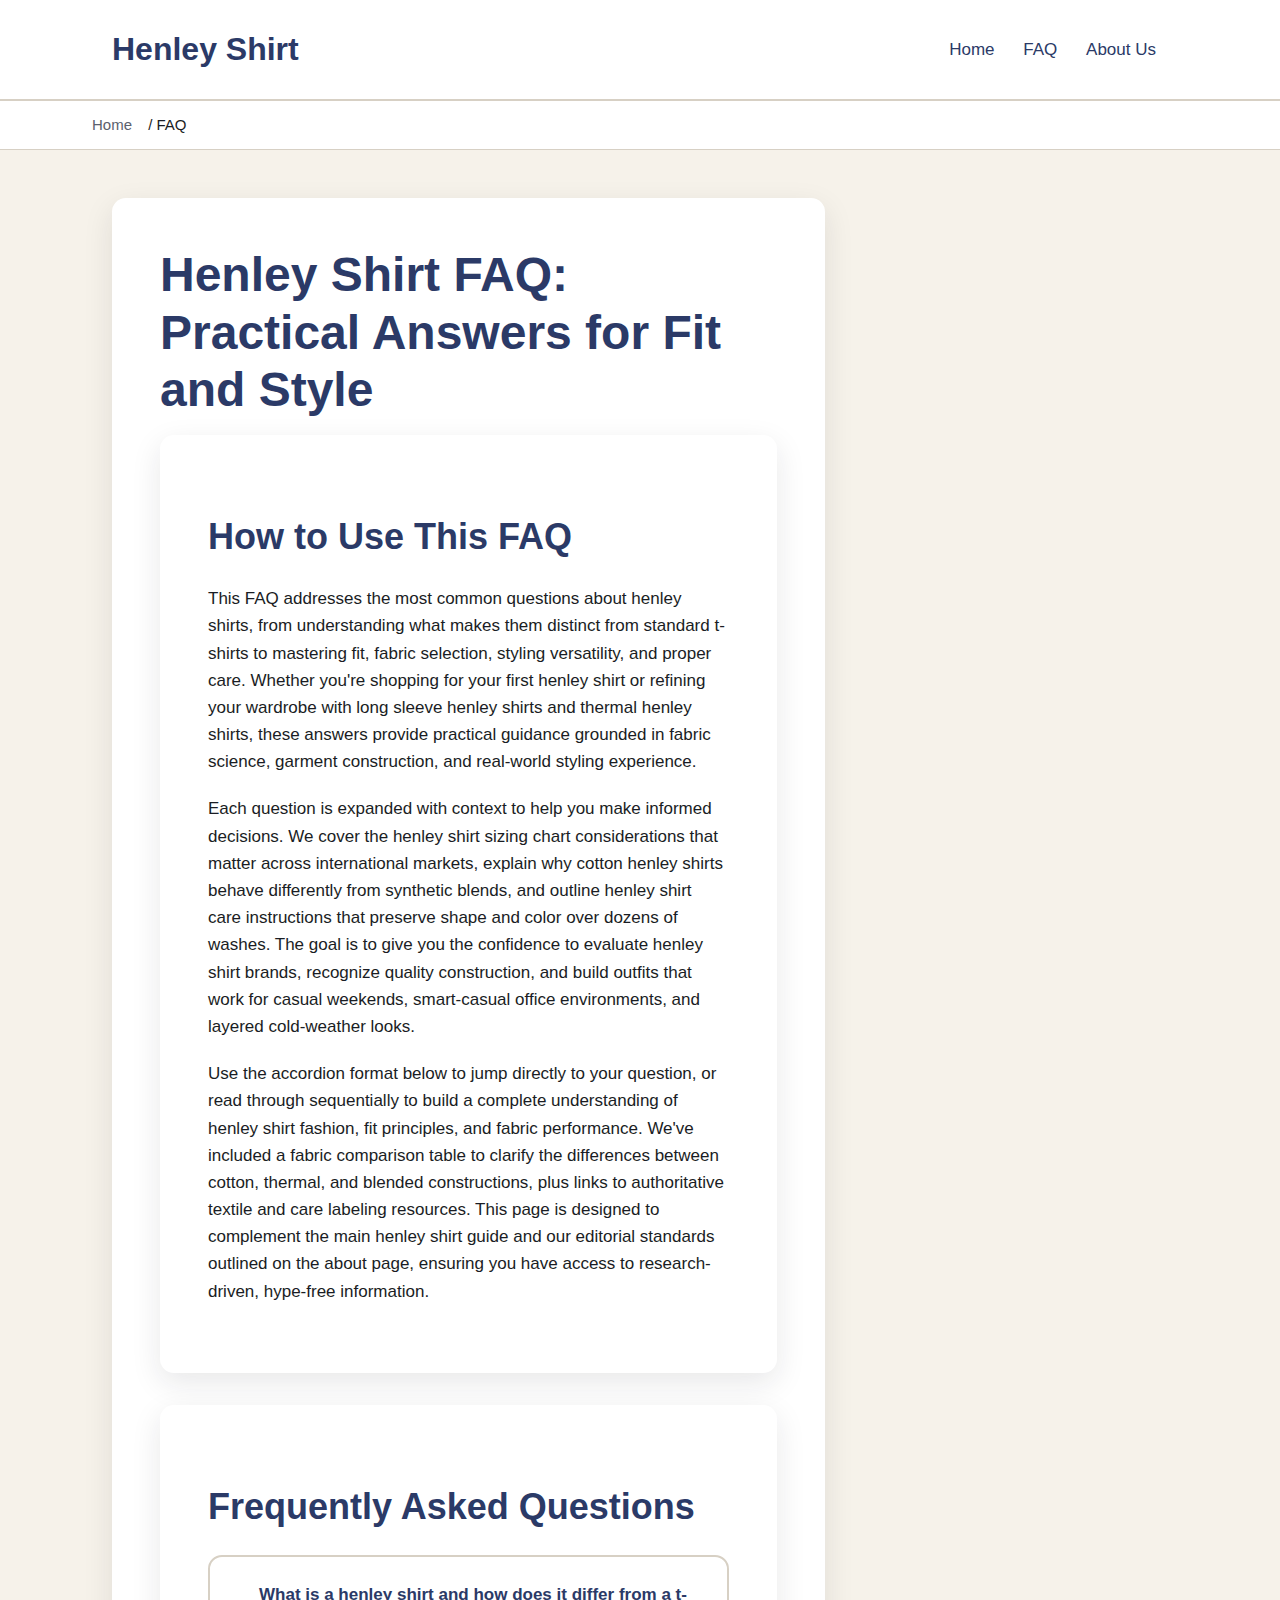
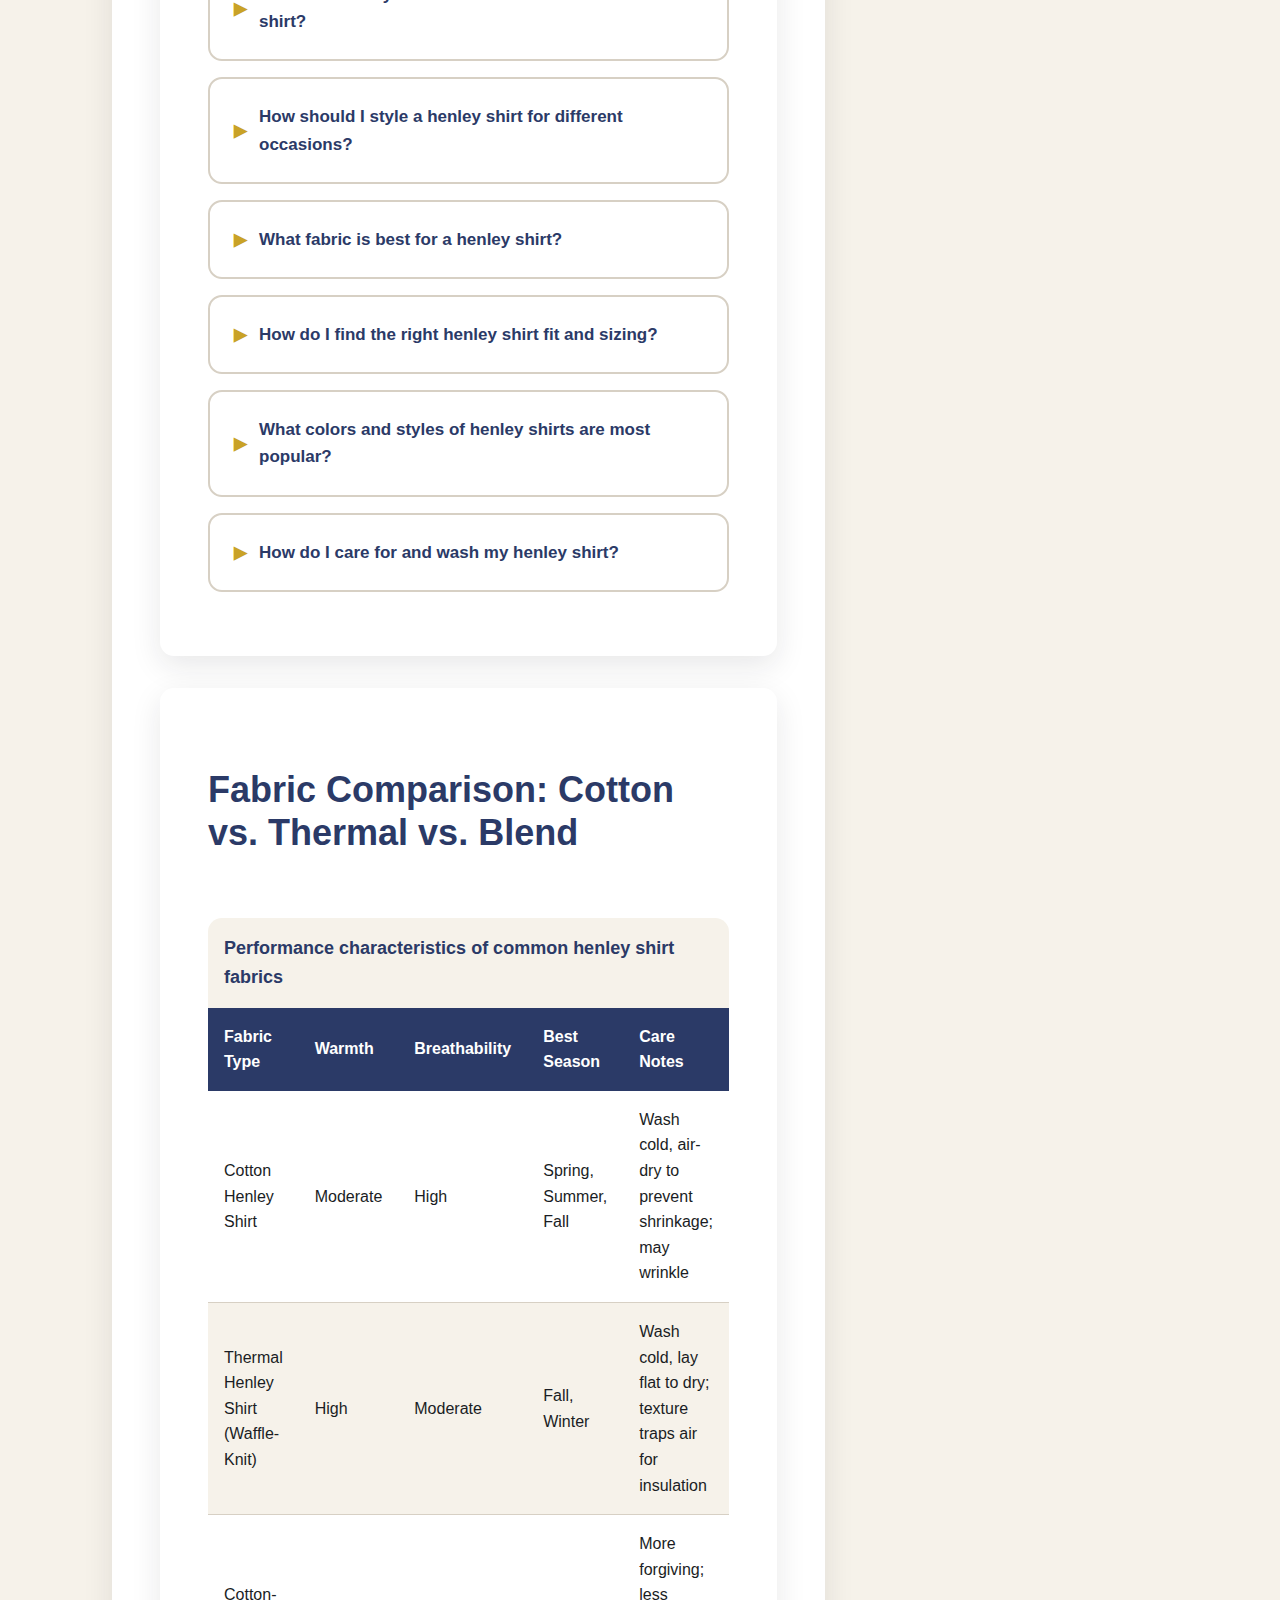
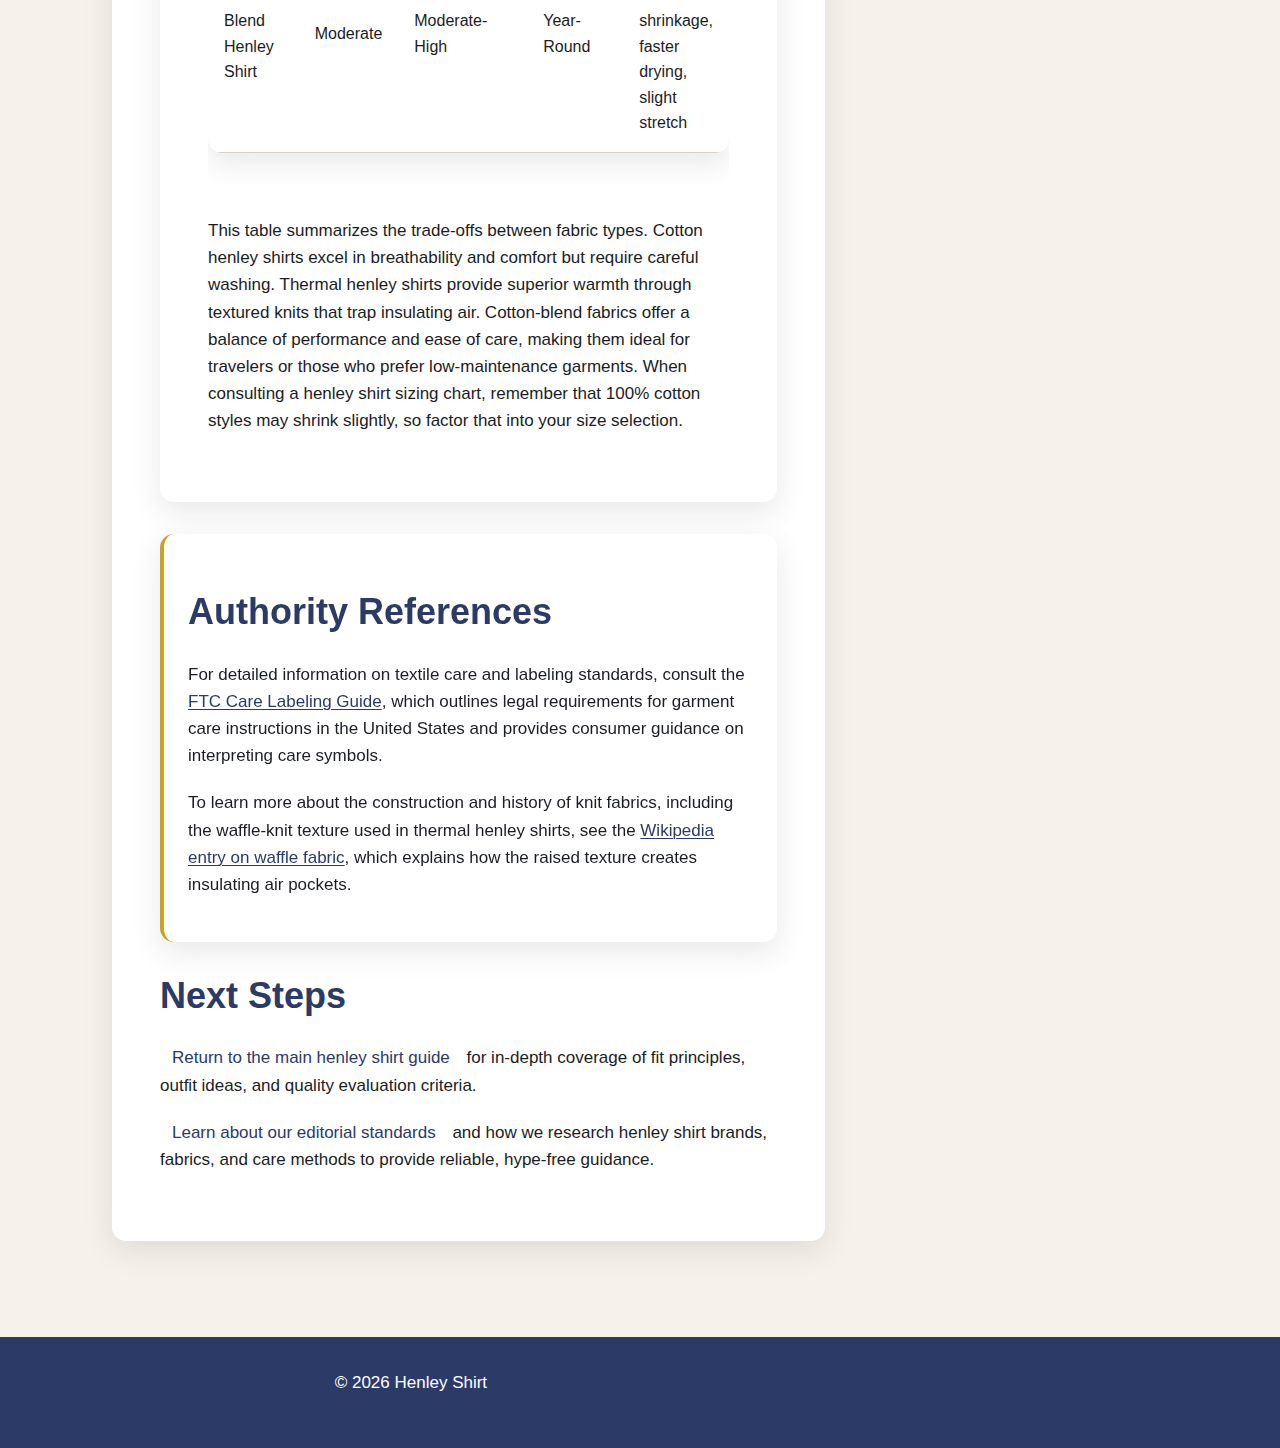
<file: faq.html>
<!DOCTYPE html>
<html lang="en-US">
<head><script>if(location.hostname==="henleyshirt.pages.dev"){location.replace("https://henleyshirt.org"+location.pathname+location.search)}</script>
<meta charset="UTF-8">
<meta name="viewport" content="width=device-width, initial-scale=1.0">
<title>Henley Shirt FAQ: Fit, Fabric, Styling, Care Answers</title>
<meta name="description" content="Clear answers to common henley shirt questions: what it is, how to style it, best fabrics, sizing and fit, popular colors, and washing care.">
<link rel="canonical" href="https://henleyshirt.org/faq">
<link rel="stylesheet" href="style.css">
</head>
<body>

<header>
<div class="header-inner">
<div class="site-name">Henley Shirt</div>
<nav>
<a href="/">Home</a>
<a href="/faq" aria-current="page">FAQ</a>
<a href="/about-us">About Us</a>
</nav>
</div>
</header>

<nav class="breadcrumbs" aria-label="Breadcrumb">
<div class="breadcrumbs-inner">
<a href="/">Home</a> / <span>FAQ</span>
</div>
</nav>

<main>
<article>
<h1>Henley Shirt FAQ: Practical Answers for Fit and Style</h1>

<section>
<h2>How to Use This FAQ</h2>
<p>This FAQ addresses the most common questions about henley shirts, from understanding what makes them distinct from standard t-shirts to mastering fit, fabric selection, styling versatility, and proper care. Whether you're shopping for your first henley shirt or refining your wardrobe with long sleeve henley shirts and thermal henley shirts, these answers provide practical guidance grounded in fabric science, garment construction, and real-world styling experience.</p>

<p>Each question is expanded with context to help you make informed decisions. We cover the henley shirt sizing chart considerations that matter across international markets, explain why cotton henley shirts behave differently from synthetic blends, and outline henley shirt care instructions that preserve shape and color over dozens of washes. The goal is to give you the confidence to evaluate henley shirt brands, recognize quality construction, and build outfits that work for casual weekends, smart-casual office environments, and layered cold-weather looks.</p>

<p>Use the accordion format below to jump directly to your question, or read through sequentially to build a complete understanding of henley shirt fashion, fit principles, and fabric performance. We've included a fabric comparison table to clarify the differences between cotton, thermal, and blended constructions, plus links to authoritative textile and care labeling resources. This page is designed to complement the main henley shirt guide and our editorial standards outlined on the about page, ensuring you have access to research-driven, hype-free information.</p>
</section>

<section>
<h2>Frequently Asked Questions</h2>

<details>
<summary>What is a henley shirt and how does it differ from a t-shirt?</summary>
<div>
<p>A henley shirt features a buttoned placket at the neckline with 2-5 buttons, giving it a more refined look than a standard t-shirt while maintaining casual comfort.</p>
<p>The placket is the defining characteristic: it's a reinforced fabric strip that runs vertically from the collar down the chest, with functional buttons that allow you to adjust the neckline opening. This detail elevates the henley shirt above a basic crew-neck t-shirt, adding visual interest and a touch of formality without sacrificing the ease of a pullover garment. The placket is typically double-stitched or reinforced to handle the stress of buttoning and unbuttoning over time.</p>
<p>Unlike t-shirts, which are purely casual, henley shirts bridge the gap between relaxed and refined. They work well in layered outfits under blazers or overshirts, and the button detail provides a focal point that pairs naturally with jeans, chinos, and even tailored trousers. The classic henley shirt style has remained consistent for decades, making it a versatile wardrobe staple for both henley shirt for men and henley shirt women.</p>
</div>
</details>

<details>
<summary>How should I style a henley shirt for different occasions?</summary>
<div>
<p>Pair henley shirts with jeans for casual wear, layer under blazers for smart-casual looks, or wear alone during warmer months for versatile everyday styling.</p>
<p>For casual weekend outfits, a cotton henley shirt in navy, gray, or white works perfectly with dark denim and sneakers or boots. Leave the top button or two undone for a relaxed vibe. In cooler weather, a long sleeve henley shirt can be layered under a denim jacket, bomber, or overshirt, creating depth and texture without bulk. The henley shirt outfit ideas are nearly limitless because the garment's clean lines and minimal detailing make it easy to pair with other pieces.</p>
<p>For smart-casual settings—think casual Fridays, creative offices, or dinner dates—layer a fitted henley shirt under an unstructured blazer or sport coat. Choose neutral or earth-tone colors and ensure the fit is snug but not tight, so the placket lies flat under the jacket. Pair with chinos or tailored trousers and leather shoes. A thermal henley shirt in waffle-knit cotton adds texture and warmth for autumn and winter layering, while a lightweight cotton-blend henley shirt works well in spring and summer when worn on its own.</p>
</div>
</details>

<details>
<summary>What fabric is best for a henley shirt?</summary>
<div>
<p>Cotton and cotton-blend fabrics are ideal for breathability and comfort, while thermal henley shirts in waffle-knit cotton work well for cooler weather.</p>
<p>A cotton henley shirt offers natural breathability, moisture absorption, and softness against the skin, making it the go-to choice for year-round wear. Look for mid-weight cotton (around 180–220 gsm) for durability and structure; lighter weights can be too sheer, while heavier weights may feel stiff. Cotton-blend fabrics—typically cotton mixed with 5–10% elastane or polyester—add stretch and shape retention, which is especially useful for fitted styles. Blends also tend to wrinkle less and dry faster, though they may not feel as breathable as 100% cotton.</p>
<p>Thermal henley shirts use a waffle-knit or honeycomb texture that traps air for insulation, making them ideal for layering in cold weather. These are usually made from heavier cotton or cotton-poly blends and provide warmth without excessive bulk. When choosing fabric, consider your climate, intended use, and how the garment will be cared for—natural fibers require more careful washing to prevent shrinkage, while blends are more forgiving. The fabric comparison table below provides a side-by-side look at performance characteristics.</p>
</div>
</details>

<details>
<summary>How do I find the right henley shirt fit and sizing?</summary>
<div>
<p>Refer to the henley shirt sizing chart provided by brands; the shirt should fit snugly at the chest without restricting movement and have sleeves ending near your wrist.</p>
<p>Start by measuring your chest at the widest point and comparing it to the brand's size chart. A well-fitted henley shirt should have enough room across the chest and shoulders to allow free movement—raise your arms and check that the fabric doesn't pull or ride up excessively. The shoulder seam should sit at the edge of your shoulder, not drooping down your arm or cutting into your neck. For long sleeve henley shirts, the cuffs should end at or just past your wrist bone when your arms are relaxed at your sides.</p>
<p>Pay attention to the length: the hem should fall around mid-fly on your trousers, providing enough coverage to stay tucked if desired but not so long that it bunches. If you plan to layer the henley shirt under jackets or overshirts, consider sizing down for a closer fit that won't add bulk. Conversely, if you prefer a relaxed, standalone look, a slightly looser fit works well. Always check the fabric composition—cotton-blend henley shirts with stretch are more forgiving, while 100% cotton styles may shrink slightly after the first wash, so some buyers size up to account for this.</p>
</div>
</details>

<details>
<summary>What colors and styles of henley shirts are most popular?</summary>
<div>
<p>Classic colors include white, black, navy, and gray, while long sleeve henley shirts remain timeless; thermal and striped variations are also trending.</p>
<p>Neutral colors form the foundation of any henley shirt wardrobe because they pair effortlessly with denim, chinos, and layering pieces. A navy or charcoal henley shirt works in nearly any casual or smart-casual context, while white and light gray are ideal for warmer months and provide a clean, minimalist aesthetic. Black henley shirts offer a sleek, modern look and hide stains well, making them practical for everyday wear. Earth tones—olive, tan, rust, and burgundy—have grown in popularity as part of the broader henley shirt fashion trend toward natural, muted palettes.</p>
<p>In terms of style, the long sleeve henley shirt is the most versatile and widely worn, suitable for three-season wear and layering. Short sleeve henley shirts are less common but work well in hot climates or as a summer alternative to standard t-shirts. Thermal henley shirts in waffle-knit cotton are a cold-weather staple, often seen in outdoor and workwear-inspired wardrobes. Striped henley shirts—typically Breton-style horizontal stripes—add visual interest and a nautical or vintage vibe, though they're less versatile than solid colors. When building a collection, start with two or three solid neutrals before experimenting with textures and patterns.</p>
</div>
</details>

<details>
<summary>How do I care for and wash my henley shirt?</summary>
<div>
<p>Follow henley shirt care instructions by washing in cold water, using gentle detergent, and air-drying to maintain fabric quality and prevent shrinkage.</p>
<p>Always check the care label, but as a general rule, wash cotton henley shirts in cold water on a gentle cycle to minimize shrinkage and color fading. Turn the garment inside out to protect the outer surface and the placket buttons from abrasion. Use a mild, liquid detergent without bleach or harsh additives, which can weaken natural fibers over time. Avoid overloading the washing machine—henley shirts need room to move freely in the water to come clean without excessive agitation.</p>
<p>Air-drying is strongly recommended, especially for 100% cotton and thermal henley shirts. Lay the garment flat on a clean towel or hang it on a padded hanger, reshaping the placket and cuffs while damp to prevent warping. High heat from tumble dryers can cause significant shrinkage—up to one full size in some cases—and may damage the elasticity of cotton-blend fabrics. If you must use a dryer, choose the lowest heat setting and remove the henley shirt while still slightly damp, then finish air-drying. For long sleeve henley shirts, pay extra attention to the cuffs and placket, smoothing them flat to maintain a crisp appearance. Ironing is rarely necessary for casual henley shirts, but if desired, use a medium heat setting and press on the reverse side to avoid shine on the fabric surface.</p>
</div>
</details>

</section>

<section>
<h2>Fabric Comparison: Cotton vs. Thermal vs. Blend</h2>
<div class="table-wrapper">
<table>
<caption>Performance characteristics of common henley shirt fabrics</caption>
<thead>
<tr>
<th>Fabric Type</th>
<th>Warmth</th>
<th>Breathability</th>
<th>Best Season</th>
<th>Care Notes</th>
</tr>
</thead>
<tbody>
<tr>
<td>Cotton Henley Shirt</td>
<td>Moderate</td>
<td>High</td>
<td>Spring, Summer, Fall</td>
<td>Wash cold, air-dry to prevent shrinkage; may wrinkle</td>
</tr>
<tr>
<td>Thermal Henley Shirt (Waffle-Knit)</td>
<td>High</td>
<td>Moderate</td>
<td>Fall, Winter</td>
<td>Wash cold, lay flat to dry; texture traps air for insulation</td>
</tr>
<tr>
<td>Cotton-Blend Henley Shirt</td>
<td>Moderate</td>
<td>Moderate-High</td>
<td>Year-Round</td>
<td>More forgiving; less shrinkage, faster drying, slight stretch</td>
</tr>
</tbody>
</table>
</div>
<p>This table summarizes the trade-offs between fabric types. Cotton henley shirts excel in breathability and comfort but require careful washing. Thermal henley shirts provide superior warmth through textured knits that trap insulating air. Cotton-blend fabrics offer a balance of performance and ease of care, making them ideal for travelers or those who prefer low-maintenance garments. When consulting a henley shirt sizing chart, remember that 100% cotton styles may shrink slightly, so factor that into your size selection.</p>
</section>

<aside>
<h2>Authority References</h2>
<p>For detailed information on textile care and labeling standards, consult the <a href="https://www.ftc.gov/business-guidance/resources/care-labeling-textile-wearing-apparel" target="_blank" rel="noopener">FTC Care Labeling Guide</a>, which outlines legal requirements for garment care instructions in the United States and provides consumer guidance on interpreting care symbols.</p>
<p>To learn more about the construction and history of knit fabrics, including the waffle-knit texture used in thermal henley shirts, see the <a href="https://en.wikipedia.org/wiki/Waffle_fabric" target="_blank" rel="noopener">Wikipedia entry on waffle fabric</a>, which explains how the raised texture creates insulating air pockets.</p>
</aside>

<nav>
<h2>Next Steps</h2>
<p><a href="/">Return to the main henley shirt guide</a> for in-depth coverage of fit principles, outfit ideas, and quality evaluation criteria.</p>
<p><a href="/about-us">Learn about our editorial standards</a> and how we research henley shirt brands, fabrics, and care methods to provide reliable, hype-free guidance.</p>
</nav>

</article>
</main>

<footer>
<div class="footer-inner">
<p>&copy; 2026 Henley Shirt</p>
</div>
</footer>

<script type="application/ld+json">
{
  "@context": "https://schema.org",
  "@type": "FAQPage",
  "mainEntity": [
    {
      "@type": "Question",
      "name": "What is a henley shirt and how does it differ from a t-shirt?",
      "acceptedAnswer": {
        "@type": "Answer",
        "text": "A henley shirt features a buttoned placket at the neckline with 2-5 buttons, giving it a more refined look than a standard t-shirt while maintaining casual comfort. The placket is the defining characteristic: it's a reinforced fabric strip that runs vertically from the collar down the chest, with functional buttons that allow you to adjust the neckline opening."
      }
    },
    {
      "@type": "Question",
      "name": "How should I style a henley shirt for different occasions?",
      "acceptedAnswer": {
        "@type": "Answer",
        "text": "Pair henley shirts with jeans for casual wear, layer under blazers for smart-casual looks, or wear alone during warmer months for versatile everyday styling. For casual weekend outfits, a cotton henley shirt in navy, gray, or white works perfectly with dark denim and sneakers or boots. For smart-casual settings, layer a fitted henley shirt under an unstructured blazer or sport coat."
      }
    },
    {
      "@type": "Question",
      "name": "What fabric is best for a henley shirt?",
      "acceptedAnswer": {
        "@type": "Answer",
        "text": "Cotton and cotton-blend fabrics are ideal for breathability and comfort, while thermal henley shirts in waffle-knit cotton work well for cooler weather. A cotton henley shirt offers natural breathability, moisture absorption, and softness against the skin. Thermal henley shirts use a waffle-knit or honeycomb texture that traps air for insulation."
      }
    },
    {
      "@type": "Question",
      "name": "How do I find the right henley shirt fit and sizing?",
      "acceptedAnswer": {
        "@type": "Answer",
        "text": "Refer to the henley shirt sizing chart provided by brands; the shirt should fit snugly at the chest without restricting movement and have sleeves ending near your wrist. A well-fitted henley shirt should have enough room across the chest and shoulders to allow free movement. The shoulder seam should sit at the edge of your shoulder, and the hem should fall around mid-fly on your trousers."
      }
    },
    {
      "@type": "Question",
      "name": "What colors and styles of henley shirts are most popular?",
      "acceptedAnswer": {
        "@type": "Answer",
        "text": "Classic colors include white, black, navy, and gray, while long sleeve henley shirts remain timeless; thermal and striped variations are also trending. Neutral colors form the foundation of any henley shirt wardrobe because they pair effortlessly with denim, chinos, and layering pieces. The long sleeve henley shirt is the most versatile and widely worn."
      }
    },
    {
      "@type": "Question",
      "name": "How do I care for and wash my henley shirt?",
      "acceptedAnswer": {
        "@type": "Answer",
        "text": "Follow henley shirt care instructions by washing in cold water, using gentle detergent, and air-drying to maintain fabric quality and prevent shrinkage. Wash cotton henley shirts in cold water on a gentle cycle to minimize shrinkage and color fading. Air-drying is strongly recommended, especially for 100% cotton and thermal henley shirts."
      }
    }
  ]
}
</script>

</body>
</html>
</file>
<file: style.css>
:root {
  --color-primary: #2B3A67;
  --color-secondary: #8A5A44;
  --color-accent: #C9A227;
  --color-background: #F6F2EA;
  --color-surface: #FFFFFF;
  --color-text: #1A1D24;
  --color-text-muted: #5B616E;
  --color-border: #D7D0C4;
  --radius: 14px;
  --shadow: 0 10px 30px rgba(26, 29, 36, 0.10);
  --maxw: 1120px;
  --transition-speed: 0.25s;
}

* {
  margin: 0;
  padding: 0;
  box-sizing: border-box;
}

html {
  font-size: 100%;
  -webkit-text-size-adjust: 100%;
  -moz-text-size-adjust: 100%;
}

body {
  font-family: -apple-system, BlinkMacSystemFont, "Segoe UI", Roboto, "Helvetica Neue", Arial, sans-serif;
  line-height: 1.6;
  color: var(--color-text);
  background-color: var(--color-background);
  font-size: 1.0625rem;
}

h1, h2, h3, h4, h5, h6 {
  line-height: 1.2;
  font-weight: 700;
  color: var(--color-primary);
  margin-bottom: 0.75em;
}

h1 {
  font-size: clamp(2rem, 4vw + 1rem, 3rem);
  margin-bottom: 1rem;
}

h2 {
  font-size: clamp(1.5rem, 3vw + 0.75rem, 2.25rem);
  margin-top: 2rem;
}

h3 {
  font-size: clamp(1.25rem, 2vw + 0.5rem, 1.75rem);
  margin-top: 1.5rem;
}

p {
  margin-bottom: 1.25rem;
  max-width: 70ch;
}

a {
  color: var(--color-primary);
  text-decoration: underline;
  text-decoration-thickness: 1px;
  text-underline-offset: 2px;
  transition: color var(--transition-speed) ease, background-color var(--transition-speed) ease;
}

a:hover {
  color: var(--color-secondary);
  text-decoration-thickness: 2px;
}

a:focus-visible {
  outline: 3px solid var(--color-accent);
  outline-offset: 3px;
  border-radius: 2px;
}

header {
  background-color: var(--color-surface);
  border-bottom: 2px solid var(--color-border);
  padding: 1.5rem 1rem;
  box-shadow: var(--shadow);
}

header .header-inner {
  max-width: var(--maxw);
  margin: 0 auto;
  display: flex;
  flex-wrap: wrap;
  justify-content: space-between;
  align-items: center;
  gap: 1rem;
}

header .site-name {
  font-size: clamp(1.5rem, 3vw, 2rem);
  font-weight: 700;
  color: var(--color-primary);
  text-decoration: none;
}

header .site-name:hover {
  color: var(--color-secondary);
}

nav ul {
  list-style: none;
  display: flex;
  flex-wrap: wrap;
  gap: 1.5rem;
  align-items: center;
}

nav a {
  text-decoration: none;
  font-weight: 500;
  padding: 0.5rem 0.75rem;
  border-radius: calc(var(--radius) / 2);
  transition: background-color var(--transition-speed) ease, color var(--transition-speed) ease;
}

nav a:hover {
  background-color: var(--color-background);
  color: var(--color-secondary);
}

nav a:focus-visible {
  outline: 3px solid var(--color-accent);
  outline-offset: 2px;
}

.breadcrumbs {
  background-color: var(--color-surface);
  padding: 0.75rem 1rem;
  border-bottom: 1px solid var(--color-border);
  font-size: 0.9375rem;
}

.breadcrumbs-inner {
  max-width: var(--maxw);
  margin: 0 auto;
}

.breadcrumbs a {
  color: var(--color-text-muted);
}

.breadcrumbs a:hover {
  color: var(--color-primary);
}

main {
  max-width: var(--maxw);
  margin: 2rem auto;
  padding: 0 1rem;
  display: grid;
  grid-template-columns: 1fr;
  gap: 2rem;
}

article, section {
  background-color: var(--color-surface);
  padding: 2rem;
  border-radius: var(--radius);
  box-shadow: var(--shadow);
  margin-bottom: 2rem;
}

aside {
  background-color: var(--color-surface);
  padding: 1.5rem;
  border-radius: var(--radius);
  border-left: 4px solid var(--color-accent);
  box-shadow: var(--shadow);
}

blockquote {
  background-color: var(--color-surface);
  border-left: 5px solid var(--color-accent);
  padding: 1.5rem;
  margin: 2rem 0;
  font-style: italic;
  color: var(--color-text-muted);
  border-radius: calc(var(--radius) / 2);
}

blockquote p:last-child {
  margin-bottom: 0;
}

table {
  width: 100%;
  border-collapse: collapse;
  margin: 2rem 0;
  background-color: var(--color-surface);
  border-radius: var(--radius);
  overflow: hidden;
  box-shadow: var(--shadow);
}

.table-wrapper {
  overflow-x: auto;
  margin: 2rem 0;
  border-radius: var(--radius);
}

caption {
  font-weight: 700;
  font-size: 1.125rem;
  color: var(--color-primary);
  text-align: left;
  padding: 1rem;
  background-color: var(--color-background);
}

thead {
  background-color: var(--color-primary);
  color: var(--color-surface);
}

th {
  padding: 1rem;
  text-align: left;
  font-weight: 600;
}

td {
  padding: 1rem;
  border-bottom: 1px solid var(--color-border);
}

tbody tr {
  transition: background-color var(--transition-speed) ease;
}

tbody tr:nth-child(even) {
  background-color: var(--color-background);
}

tbody tr:hover {
  background-color: rgba(201, 162, 39, 0.1);
}

details {
  background-color: var(--color-surface);
  border: 2px solid var(--color-border);
  border-radius: var(--radius);
  padding: 1rem;
  margin-bottom: 1rem;
  transition: border-color var(--transition-speed) ease;
}

details[open] {
  border-color: var(--color-accent);
  box-shadow: var(--shadow);
}

summary {
  font-weight: 600;
  color: var(--color-primary);
  cursor: pointer;
  padding: 0.5rem;
  list-style: none;
  display: flex;
  align-items: center;
  transition: color var(--transition-speed) ease;
}

summary::-webkit-details-marker {
  display: none;
}

summary::before {
  content: "▶";
  display: inline-block;
  margin-right: 0.75rem;
  color: var(--color-accent);
  transition: transform var(--transition-speed) ease;
}

details[open] summary::before {
  transform: rotate(90deg);
}

summary:hover {
  color: var(--color-secondary);
}

summary:focus-visible {
  outline: 3px solid var(--color-accent);
  outline-offset: 3px;
  border-radius: calc(var(--radius) / 2);
}

details p {
  margin-top: 1rem;
  padding-left: 2rem;
}

footer {
  background-color: var(--color-primary);
  color: var(--color-surface);
  padding: 2rem 1rem;
  margin-top: 4rem;
  text-align: center;
}

footer .footer-inner {
  max-width: var(--maxw);
  margin: 0 auto;
}

footer a {
  color: var(--color-accent);
}

footer a:hover {
  color: var(--color-surface);
}

@media (min-width: 768px) {
  main {
    grid-template-columns: 2fr 1fr;
    gap: 2.5rem;
  }

  .main-content {
    grid-column: 1;
  }

  aside {
    grid-column: 2;
    align-self: start;
  }

  article, section {
    padding: 2.5rem;
  }

  header .header-inner {
    padding: 0 1.5rem;
  }

  main {
    padding: 0 1.5rem;
  }
}

@media (min-width: 1024px) {
  main {
    gap: 3rem;
    margin: 3rem auto;
  }

  aside {
    position: sticky;
    top: 2rem;
  }

  article, section {
    padding: 3rem;
  }

  header .header-inner {
    padding: 0 2rem;
  }

  main {
    padding: 0 2rem;
  }

  table {
    font-size: 1rem;
  }
}

@media (prefers-reduced-motion: reduce) {
  *,
  *::before,
  *::after {
    animation-duration: 0.01ms !important;
    animation-iteration-count: 1 !important;
    transition-duration: 0.01ms !important;
    scroll-behavior: auto !important;
  }
}

@media print {
  body {
    background-color: white;
    color: black;
  }

  header, footer, nav, aside {
    display: none;
  }

  main {
    max-width: 100%;
    margin: 0;
    padding: 0;
    display: block;
  }

  article, section {
    box-shadow: none;
    page-break-inside: avoid;
  }

  a {
    text-decoration: underline;
    color: black;
  }

  a[href^="http"]::after {
    content: " (" attr(href) ")";
    font-size: 0.875rem;
  }
}
</file>
